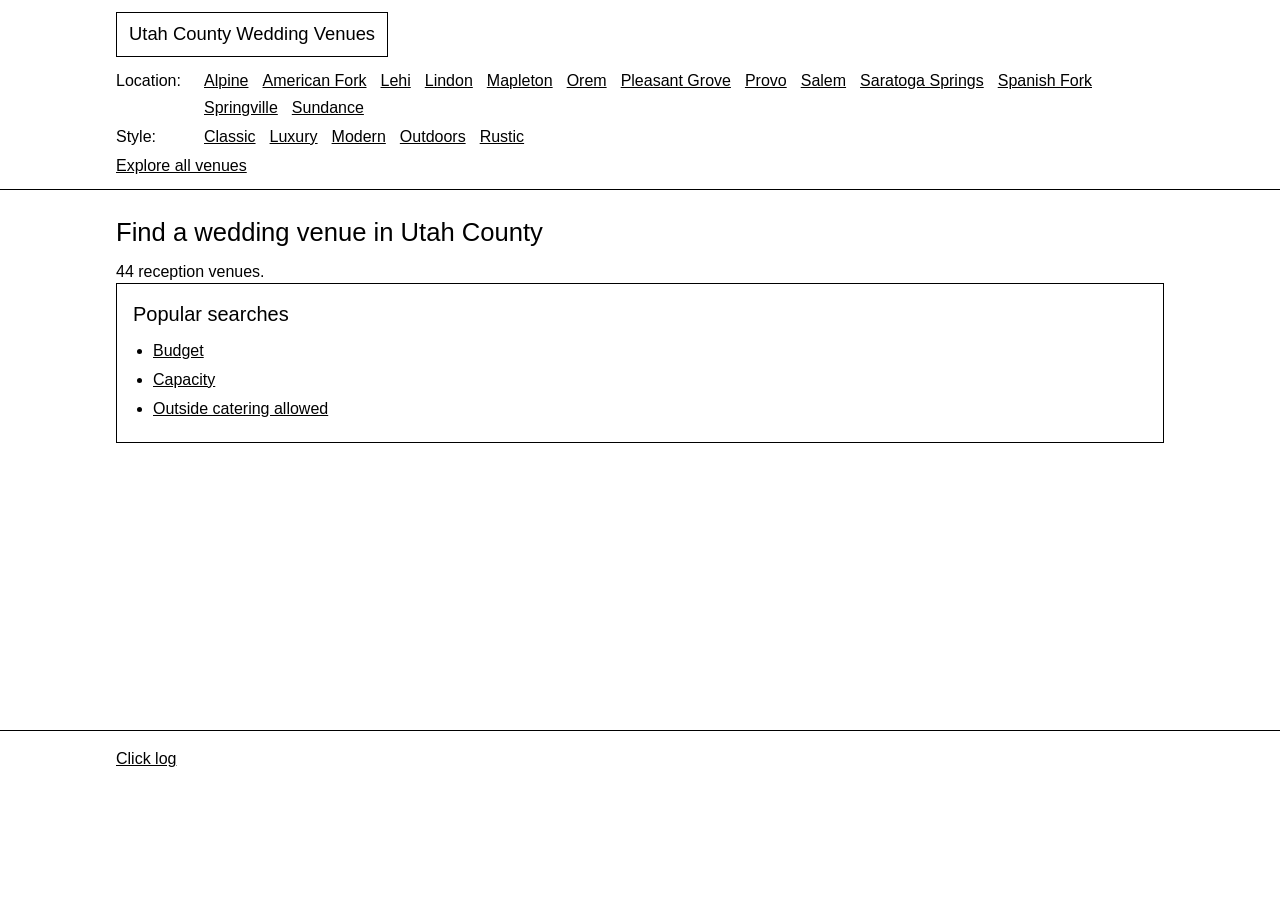
<file: index.html>
<!doctype html>
<html lang="en">
<head>
  <meta charset="utf-8">
  <meta name="viewport" content="width=device-width, initial-scale=1">
  <title>Utah County Wedding Venues</title>
  <link rel="stylesheet" href="style.css?v=24">
</head>
<body>
  <div id="taskbar" data-nolog hidden></div>

  <header class="site-header" id="site-header">
    <div class="wrap header-inner">
      <a class="brand" href="#/" data-log="Home (site title)">Utah County Wedding Venues</a>
      <nav class="global-nav" aria-label="Main">
        <div class="nav-row"><span class="nav-label">Location:</span><ul class="nav-links" id="nav-location"></ul></div>
        <div class="nav-row"><span class="nav-label">Style:</span><ul class="nav-links" id="nav-style"></ul></div>
        <div class="nav-row"><a href="#/explore" data-log="Explore">Explore all venues</a></div>
      </nav>
    </div>
  </header>

  <main id="app" class="wrap" tabindex="-1"></main>

  <footer class="site-footer" id="site-footer">
    <div class="wrap">
      <a href="#/log">Click log</a>
    </div>
  </footer>

  <div id="testbar" data-nolog hidden></div>

  <div id="overlay" data-nolog hidden></div>

  <script src="data/venues.js?v=27"></script>
  <script src="data/tasks.js?v=24"></script>
  <script src="app.js?v=25"></script>
</body>
</html>
</file>
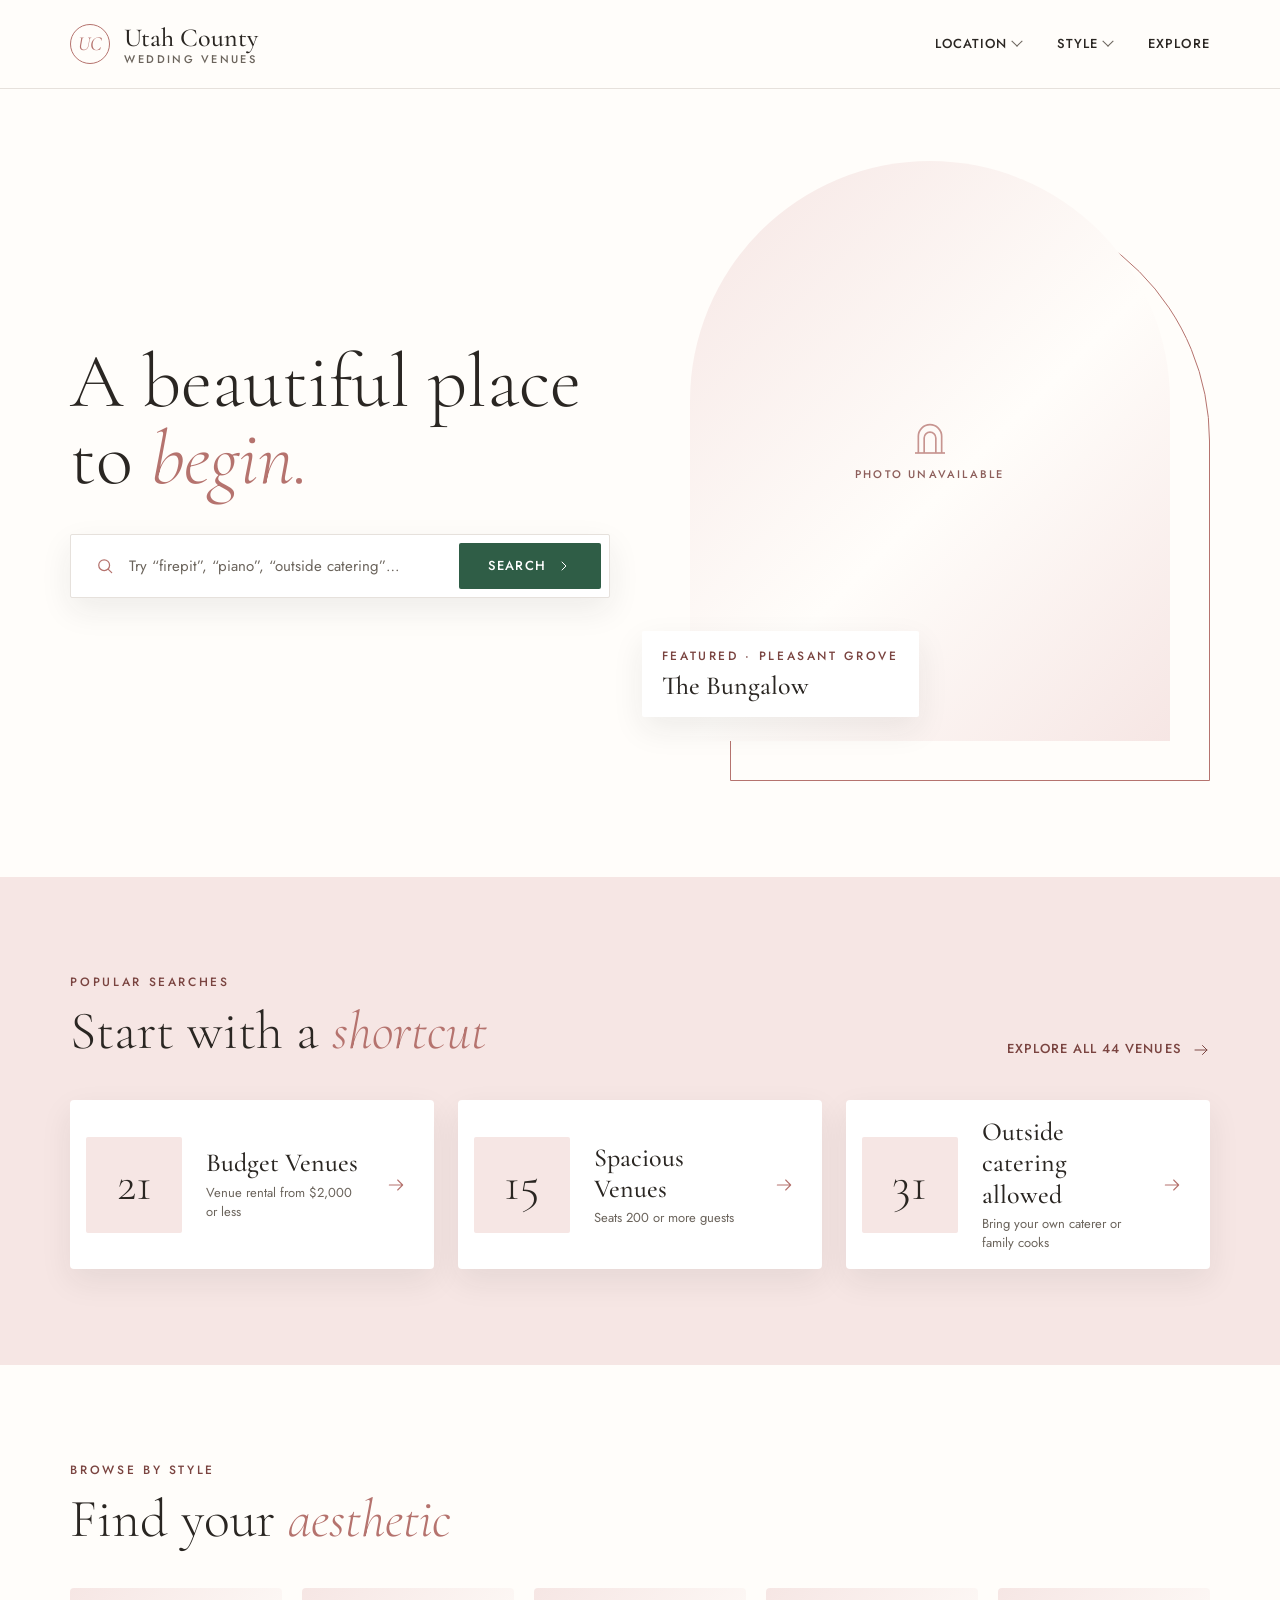
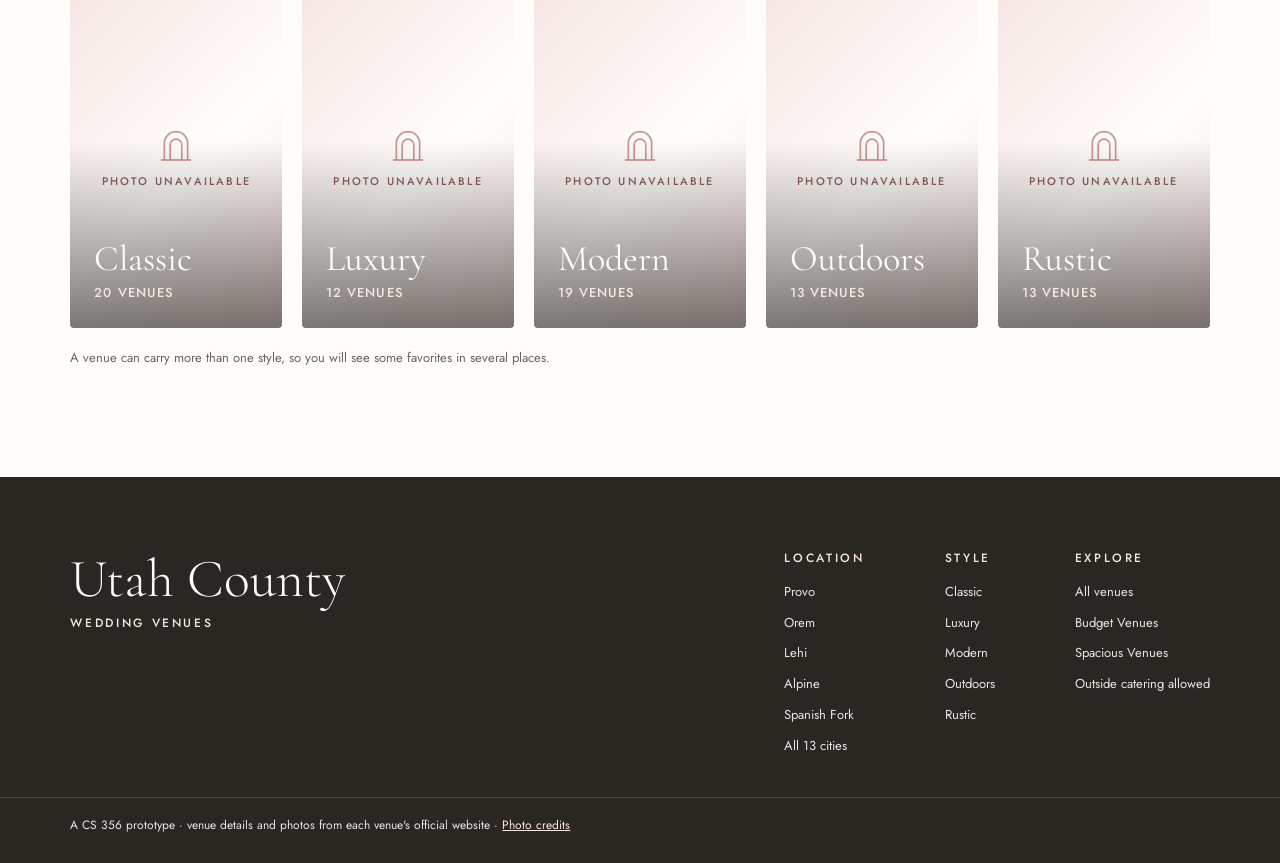
<file: site/index.html>
<!doctype html>
<html lang="en">
<head>
  <meta charset="utf-8">
  <meta name="viewport" content="width=device-width, initial-scale=1">
  <title>Utah County Wedding Venues</title>
  <meta name="description" content="Compare 44 wedding reception venues in Utah County by price, capacity, style and what comes included.">
  <link rel="preconnect" href="https://fonts.googleapis.com">
  <link rel="preconnect" href="https://fonts.gstatic.com" crossorigin>
  <link rel="stylesheet" href="https://fonts.googleapis.com/css2?family=Cormorant+Garamond:ital,wght@0,300;0,400;0,500;1,300;1,400&family=Jost:wght@300;400;500&display=swap">
  <link rel="stylesheet" href="site.css?v=29">
</head>
<body>
  <a class="skip" href="#app">Skip to content</a>
  <div id="taskbar" data-nolog hidden></div>

  <header class="site-header" id="site-header">
    <div class="wrap header-inner">
      <a class="brand" href="#/" data-log="Home (logo)">
        <span class="mono" aria-hidden="true">UC</span>
        <span class="brand-text"><span class="brand-name">Utah County</span><span class="brand-sub">Wedding Venues</span></span>
      </a>
      <nav class="main-nav" aria-label="Main">
        <div class="menu-wrap">
          <button type="button" class="nav-link" aria-expanded="false" aria-controls="menu-location" data-menu="location" data-log="Location (menu)">Location <span class="chev" aria-hidden="true"></span></button>
          <div class="menu menu-cols" id="menu-location" hidden></div>
        </div>
        <div class="menu-wrap">
          <button type="button" class="nav-link" aria-expanded="false" aria-controls="menu-style" data-menu="style" data-log="Style (menu)">Style <span class="chev" aria-hidden="true"></span></button>
          <div class="menu" id="menu-style" hidden></div>
        </div>
        <a class="nav-link" href="#/explore" data-fresh data-log="Explore">Explore</a>
      </nav>
    </div>
  </header>

  <main id="app" tabindex="-1"></main>

  <footer class="site-footer" id="site-footer"></footer>

  <div id="testbar" data-nolog hidden></div>
  <div id="overlay" data-nolog hidden></div>

  <script src="../data/venues.js?v=28"></script>
  <script src="../data/photos.js?v=24"></script>
  <script src="../data/looks.js?v=1"></script>
  <script src="../data/tasks.js?v=21"></script>
  <script src="site.js?v=43"></script>
</body>
</html>
</file>
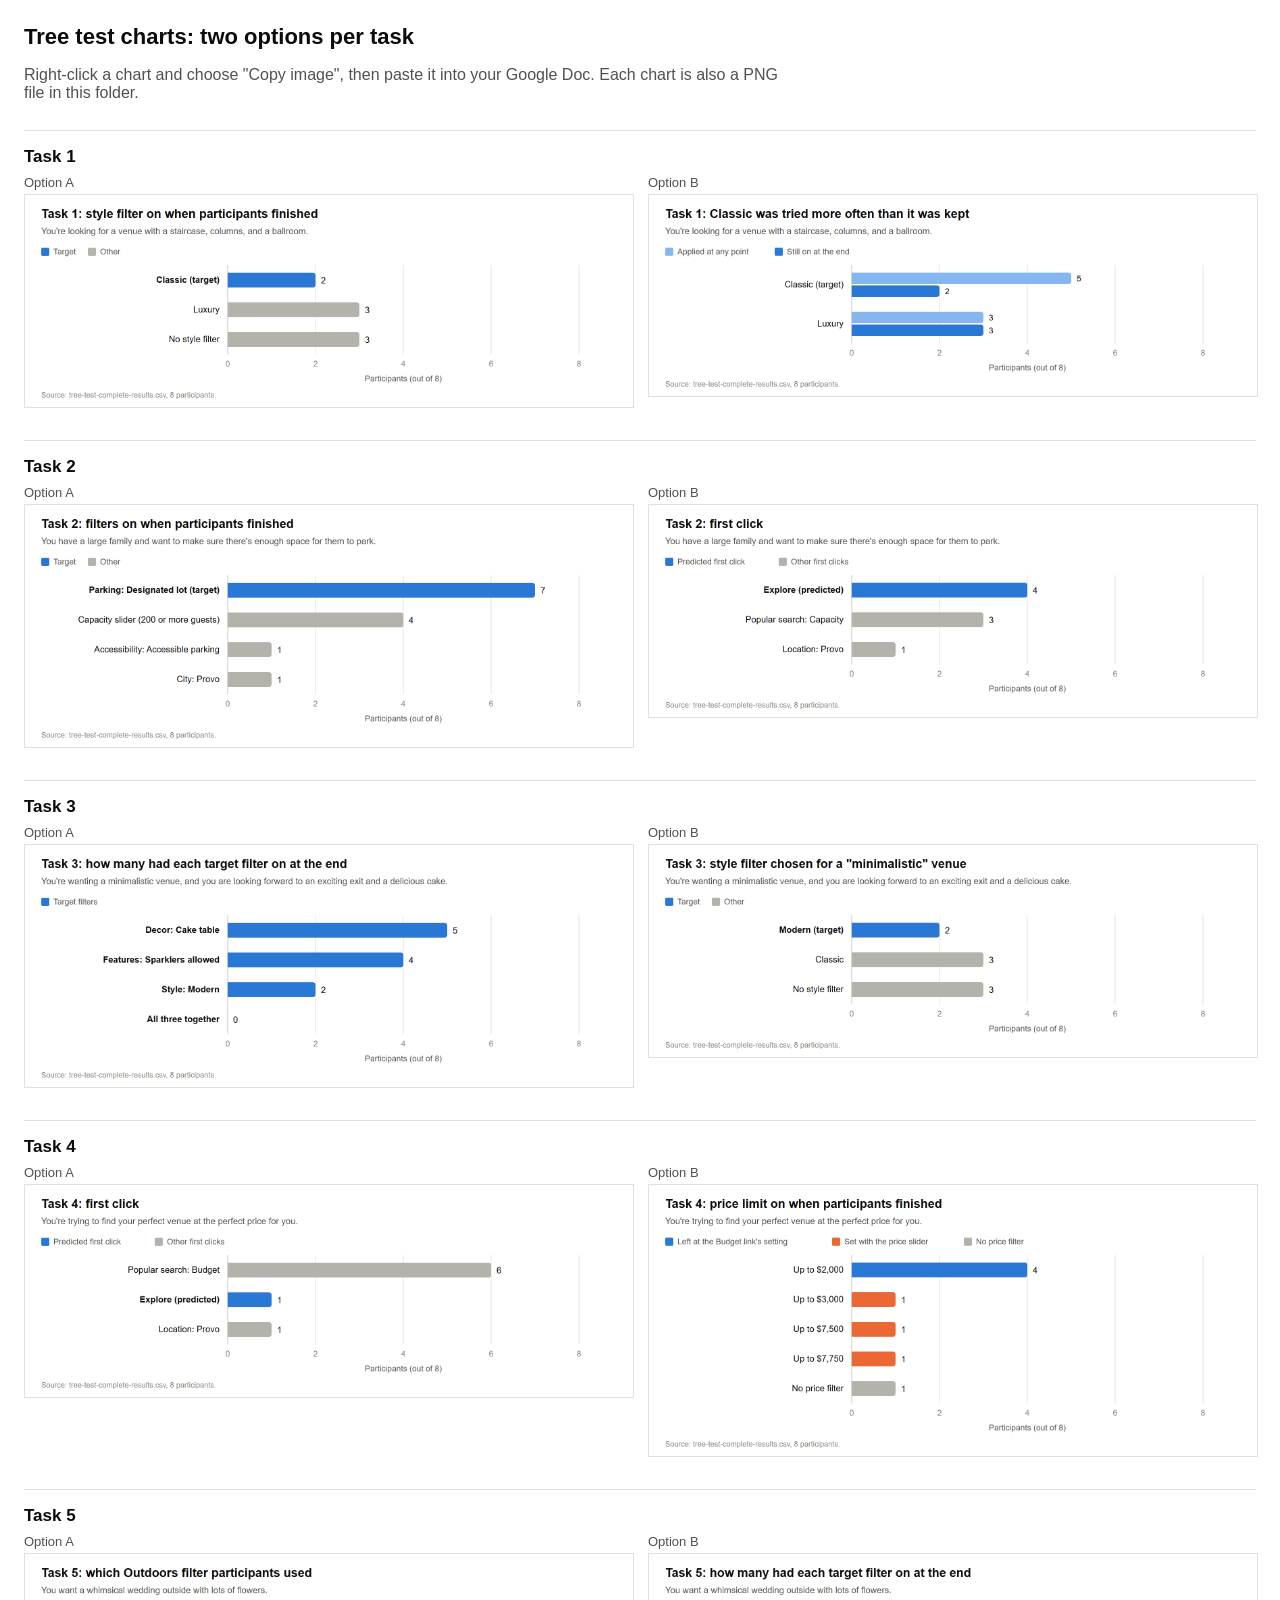
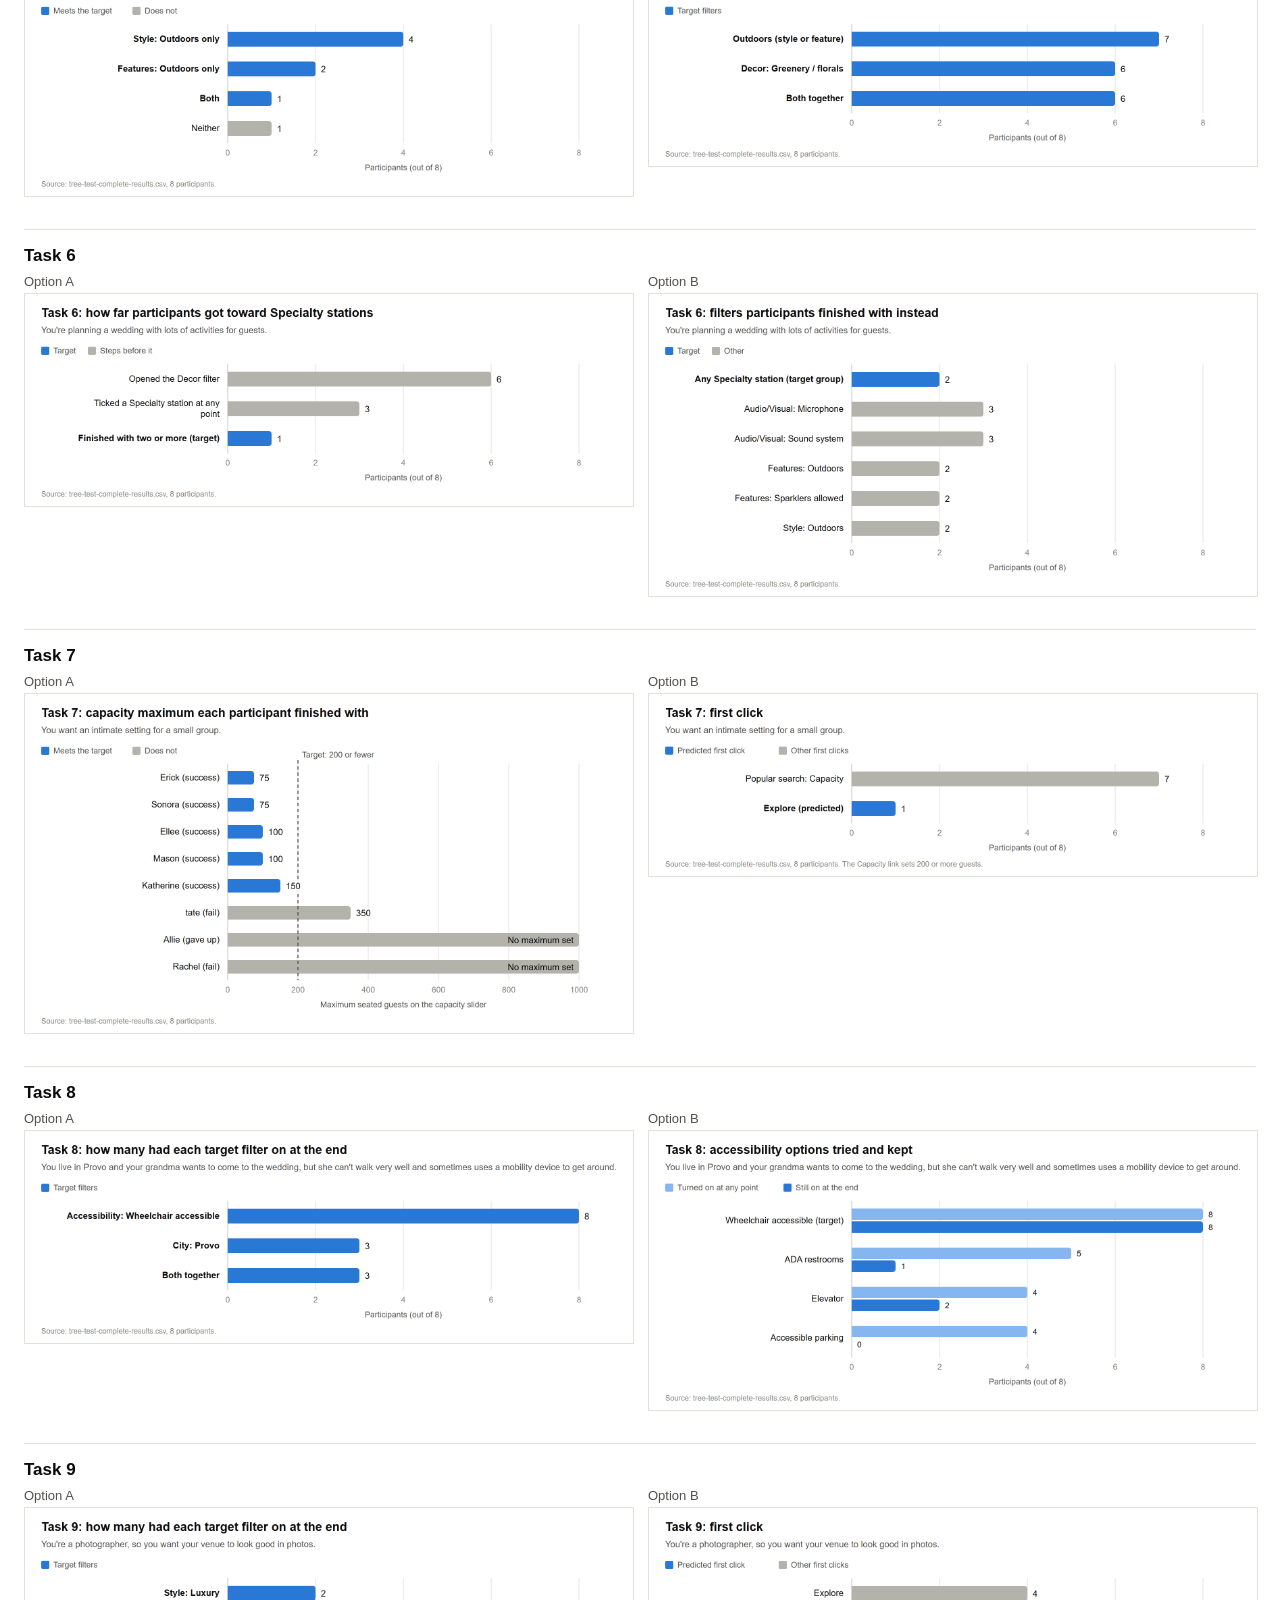
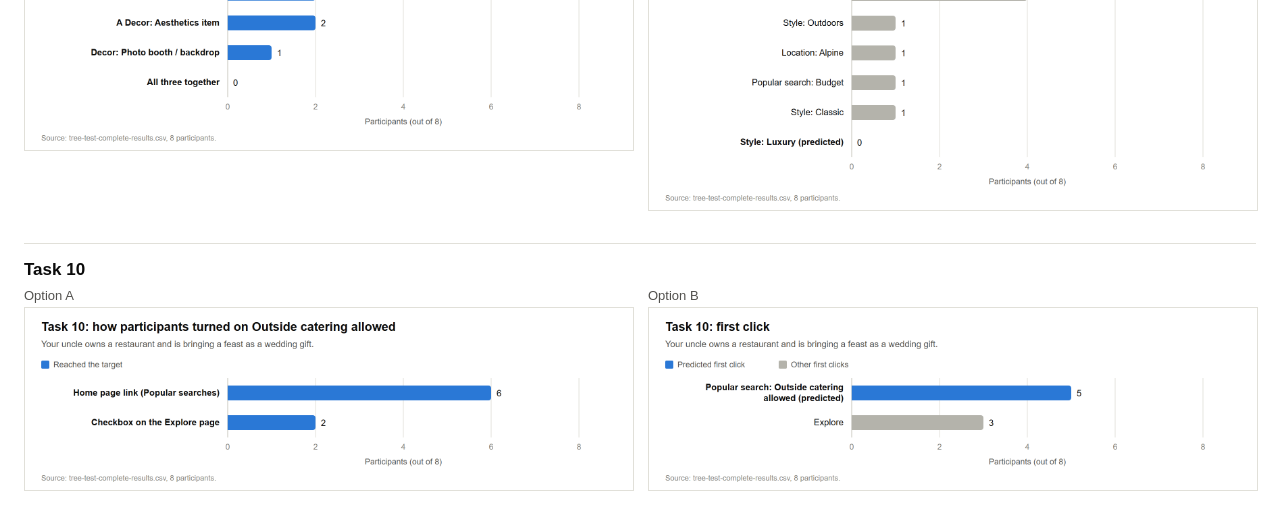
<file: data/tree-test-charts/index.html>
<!doctype html><html lang="en"><meta charset="utf-8"><title>Tree test charts</title><style>body{font-family:Arial,Helvetica,sans-serif;margin:24px;background:#fff;color:#0b0b0b}h1{font-size:22px}h2{font-size:17px;margin:28px 0 8px;border-top:1px solid #e1e0d9;padding-top:16px}p{color:#52514e;max-width:760px}.pair{display:flex;flex-wrap:wrap;gap:16px}figure{margin:0;flex:1 1 440px;max-width:900px}figcaption{font-size:13px;color:#52514e;margin-bottom:4px}img{width:100%;height:auto;border:1px solid #e1e0d9}</style><h1>Tree test charts: two options per task</h1><p>Right-click a chart and choose "Copy image", then paste it into your Google Doc. Each chart is also a PNG file in this folder.</p><h2>Task 1</h2><div class="pair"><figure><figcaption>Option A</figcaption><img src="task01-option-a-style-at-end.png" alt="Task 1 option A"></figure><figure><figcaption>Option B</figcaption><img src="task01-option-b-applied-vs-kept.png" alt="Task 1 option B"></figure></div><h2>Task 2</h2><div class="pair"><figure><figcaption>Option A</figcaption><img src="task02-option-a-filters-at-end.png" alt="Task 2 option A"></figure><figure><figcaption>Option B</figcaption><img src="task02-option-b-first-click.png" alt="Task 2 option B"></figure></div><h2>Task 3</h2><div class="pair"><figure><figcaption>Option A</figcaption><img src="task03-option-a-target-filters.png" alt="Task 3 option A"></figure><figure><figcaption>Option B</figcaption><img src="task03-option-b-style-at-end.png" alt="Task 3 option B"></figure></div><h2>Task 4</h2><div class="pair"><figure><figcaption>Option A</figcaption><img src="task04-option-a-first-click.png" alt="Task 4 option A"></figure><figure><figcaption>Option B</figcaption><img src="task04-option-b-price-at-end.png" alt="Task 4 option B"></figure></div><h2>Task 5</h2><div class="pair"><figure><figcaption>Option A</figcaption><img src="task05-option-a-outdoors-route.png" alt="Task 5 option A"></figure><figure><figcaption>Option B</figcaption><img src="task05-option-b-target-filters.png" alt="Task 5 option B"></figure></div><h2>Task 6</h2><div class="pair"><figure><figcaption>Option A</figcaption><img src="task06-option-a-decor-funnel.png" alt="Task 6 option A"></figure><figure><figcaption>Option B</figcaption><img src="task06-option-b-filters-at-end.png" alt="Task 6 option B"></figure></div><h2>Task 7</h2><div class="pair"><figure><figcaption>Option A</figcaption><img src="task07-option-a-capacity-maximum.png" alt="Task 7 option A"></figure><figure><figcaption>Option B</figcaption><img src="task07-option-b-first-click.png" alt="Task 7 option B"></figure></div><h2>Task 8</h2><div class="pair"><figure><figcaption>Option A</figcaption><img src="task08-option-a-target-filters.png" alt="Task 8 option A"></figure><figure><figcaption>Option B</figcaption><img src="task08-option-b-accessibility-options.png" alt="Task 8 option B"></figure></div><h2>Task 9</h2><div class="pair"><figure><figcaption>Option A</figcaption><img src="task09-option-a-target-filters.png" alt="Task 9 option A"></figure><figure><figcaption>Option B</figcaption><img src="task09-option-b-first-click.png" alt="Task 9 option B"></figure></div><h2>Task 10</h2><div class="pair"><figure><figcaption>Option A</figcaption><img src="task10-option-a-route.png" alt="Task 10 option A"></figure><figure><figcaption>Option B</figcaption><img src="task10-option-b-first-click.png" alt="Task 10 option B"></figure></div></html>
</file>
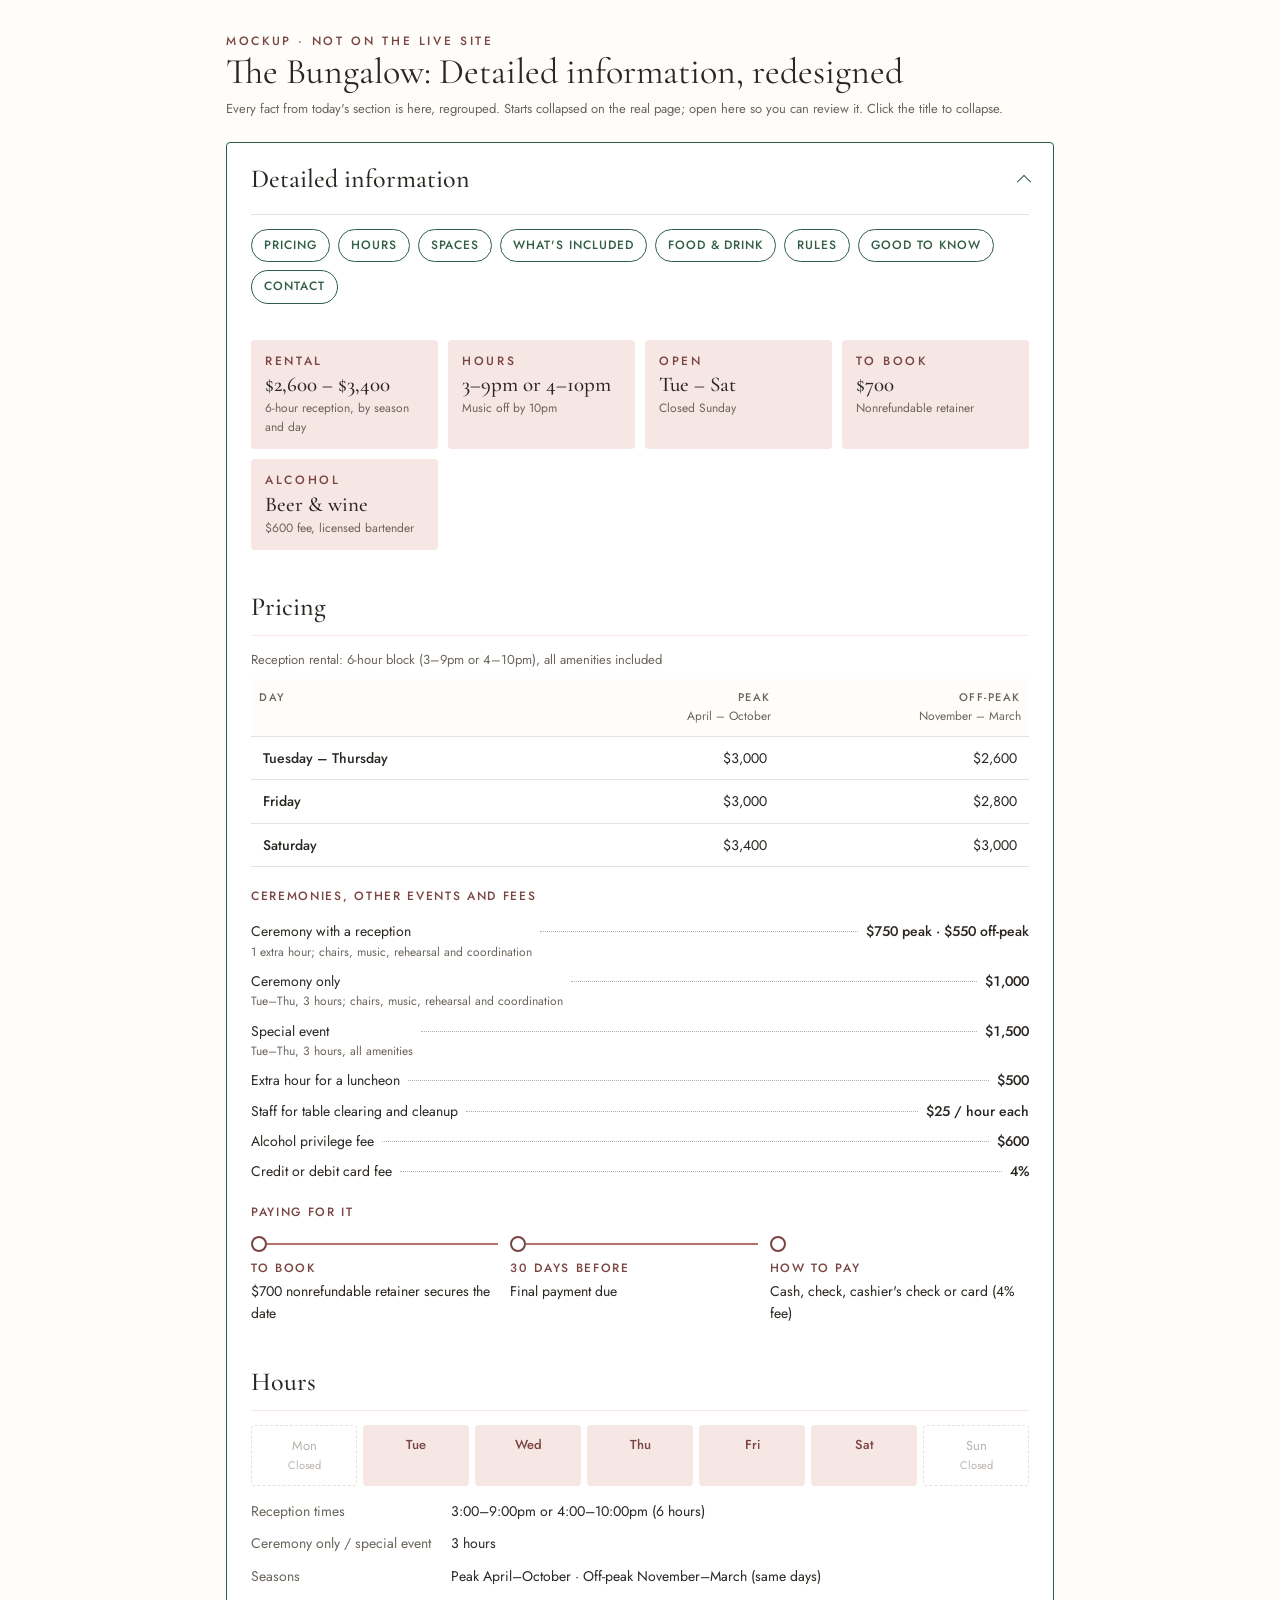
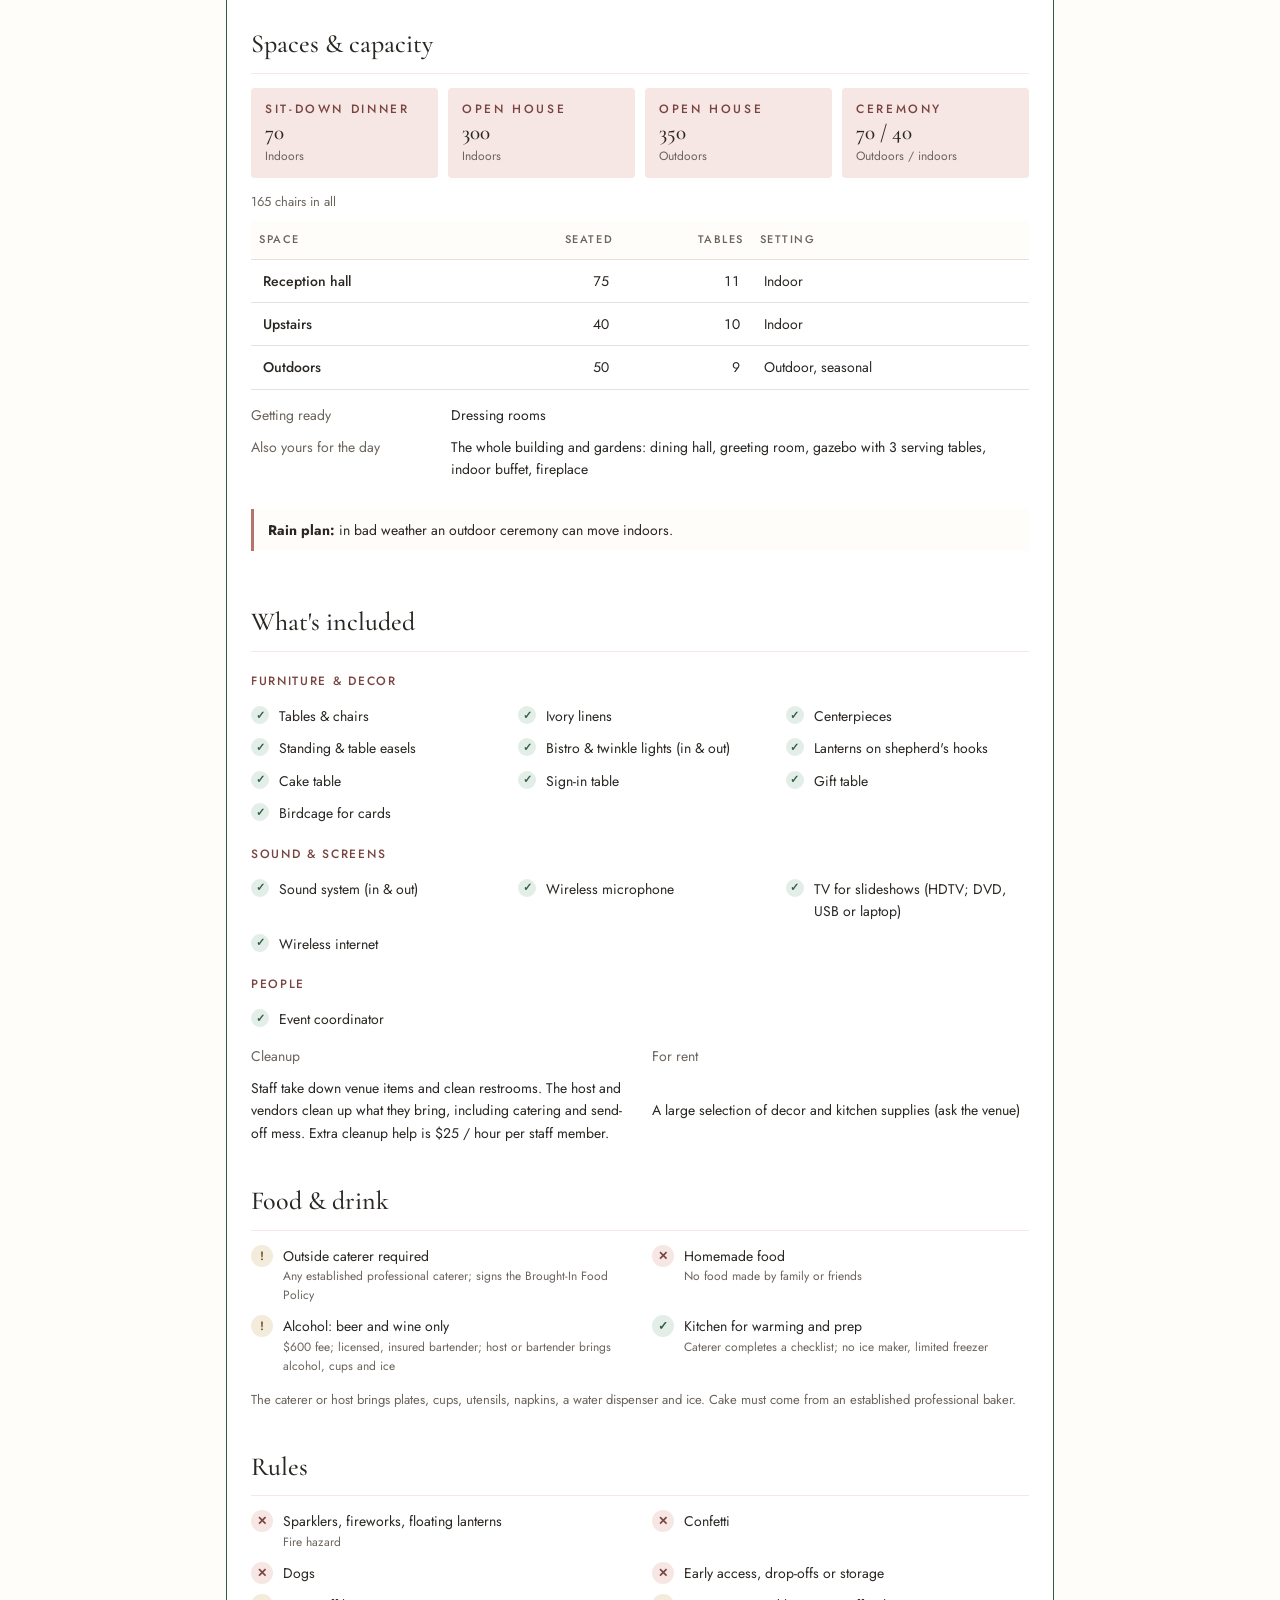
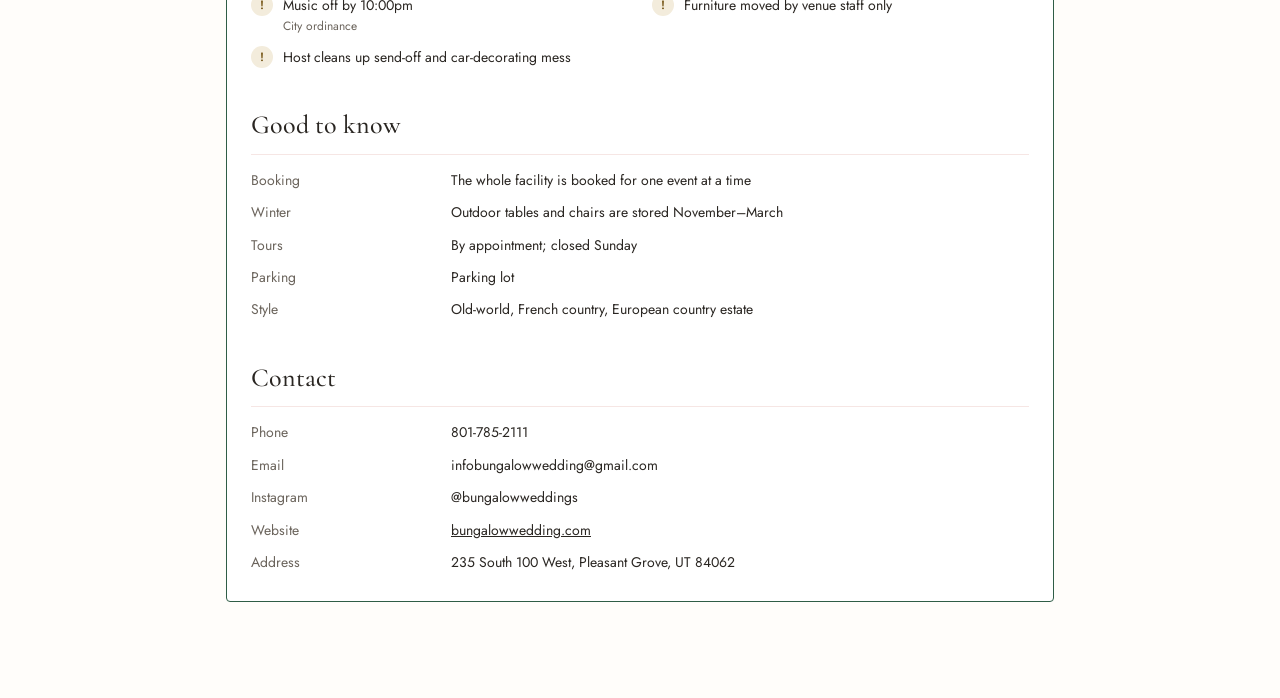
<file: prototype-drafts/details-mockup.html>
<!doctype html>
<html lang="en">
<head>
  <meta charset="utf-8">
  <meta name="viewport" content="width=device-width, initial-scale=1">
  <title>Detailed information mockup</title>
  <link rel="preconnect" href="https://fonts.googleapis.com">
  <link rel="preconnect" href="https://fonts.gstatic.com" crossorigin>
  <link rel="stylesheet" href="https://fonts.googleapis.com/css2?family=Cormorant+Garamond:ital,wght@0,300;0,400;0,500;1,300;1,400&family=Jost:wght@300;400;500&display=swap">
  <link rel="stylesheet" href="../site/site.css">
  <style>
    /* Mockup only: the redesigned "Detailed information" for The Bungalow. Uses the site's tokens from site.css. */
    body { background: var(--ivory); }
    .mock-note { max-width: 860px; margin: 32px auto 0; padding: 0 16px; }
    .mock-note p { margin: 6px 0 0; }
    .dx-wrap { max-width: 860px; margin: 24px auto 96px; padding: 0 16px; }

    .details { background: var(--white); border: 1px solid var(--accent); border-radius: 4px; }
    .details > summary { list-style: none; cursor: pointer; display: flex; align-items: center; gap: 16px; padding: 20px 24px; }
    .details > summary::-webkit-details-marker { display: none; }
    .details > summary .t { flex: 1; }
    .details > summary .chev { width: 10px; height: 10px; border-right: 1.5px solid var(--accent); border-bottom: 1.5px solid var(--accent); transform: rotate(45deg); }
    .details[open] > summary .chev { transform: rotate(-135deg) translate(-2px, -2px); }
    .dx-body { padding: 0 24px 28px; display: grid; gap: 36px; }

    /* Jump links */
    .dx-jump { display: flex; flex-wrap: wrap; gap: 8px; padding: 14px 0 0; border-top: 1px solid var(--line); }
    .dx-jump a { font-size: 12px; font-weight: 500; letter-spacing: .08em; text-transform: uppercase; text-decoration: none; color: var(--accent); border: 1px solid var(--accent); border-radius: 999px; padding: 6px 12px; }
    .dx-jump a:hover { background: var(--accent); color: var(--accent-ink); }

    /* At a glance */
    .dx-glance { display: grid; grid-template-columns: repeat(auto-fit, minmax(150px, 1fr)); gap: 10px; }
    .dx-tile { background: var(--rose-tint); border-radius: 4px; padding: 12px 14px; display: grid; gap: 2px; align-content: start; }
    .dx-tile .v { font-family: var(--serif); font-size: 21px; font-weight: 500; line-height: 1.15; }
    .dx-tile .s { font-size: 12px; color: var(--ink-600); }

    /* Section headings */
    .dx-sec { display: grid; gap: 14px; scroll-margin-top: 24px; }
    .dx-sec > h3 { font-family: var(--serif); font-weight: 500; font-size: 26px; margin: 0; padding-bottom: 8px; border-bottom: 1px solid var(--rose-tint); }
    .dx-sub { font-size: 12px; font-weight: 500; letter-spacing: .14em; text-transform: uppercase; color: var(--rose-shade); margin: 6px 0 0; }

    /* Tables */
    .dx-table { width: 100%; border-collapse: collapse; font-size: 14px; }
    .dx-table caption { text-align: left; font-size: 13px; color: var(--ink-600); padding-bottom: 8px; }
    .dx-table th, .dx-table td { padding: 10px 12px; border-bottom: 1px solid var(--line); text-align: left; }
    .dx-table thead th { font-size: 11px; font-weight: 500; letter-spacing: .14em; text-transform: uppercase; color: var(--ink-600); background: var(--ivory); }
    .dx-table thead th .s { display: block; text-transform: none; letter-spacing: 0; font-size: 12px; }
    .dx-table td.num, .dx-table th.num { text-align: right; font-variant-numeric: tabular-nums; }
    .dx-table tbody th { font-weight: 500; background: none; white-space: normal; }  /* site.css gives every th a rose fill */
    .dx-table thead th { white-space: normal; }
    .dx-scroll { overflow-x: auto; }

    /* Price list with leaders */
    .dx-prices { list-style: none; margin: 0; padding: 0; display: grid; gap: 8px; font-size: 14px; }
    .dx-prices li { display: flex; align-items: baseline; gap: 8px; }
    .dx-prices .what { flex: none; max-width: 70%; }
    .dx-prices .what small { display: block; color: var(--ink-600); font-size: 12px; }
    .dx-prices .dx-lead { flex: 1; border-bottom: 1px dotted var(--muted-mark); transform: translateY(-4px); min-width: 16px; }
    .dx-prices .p { flex: none; font-variant-numeric: tabular-nums; font-weight: 500; text-align: right; }

    /* Timeline */
    .dx-steps { list-style: none; margin: 0; padding: 0; display: grid; grid-template-columns: repeat(3, minmax(0, 1fr)); gap: 0; counter-reset: s; }
    .dx-steps li { position: relative; padding: 0 12px 0 0; display: grid; gap: 2px; align-content: start; }
    .dx-steps li::before { content: ""; display: block; height: 2px; background: var(--rose); margin: 7px 0 12px 16px; }
    .dx-steps li::after { content: ""; position: absolute; left: 0; top: 0; width: 12px; height: 12px; border-radius: 50%; background: var(--white); border: 2px solid var(--rose-shade); }
    .dx-steps li:last-child::before { background: none; }
    .dx-steps .when { font-size: 12px; font-weight: 500; letter-spacing: .14em; text-transform: uppercase; color: var(--rose-shade); }
    .dx-steps .what { font-size: 14px; }

    /* Week strip */
    .dx-week { display: grid; grid-template-columns: repeat(7, minmax(0, 1fr)); gap: 6px; }
    .dx-day { text-align: center; padding: 10px 0; border-radius: 4px; font-size: 13px; font-weight: 500; background: var(--rose-tint); color: var(--rose-shade); }
    .dx-day.off { background: none; border: 1px dashed var(--line); color: var(--muted-mark); font-weight: 400; }
    .dx-day .s { display: block; font-size: 11px; font-weight: 400; }

    /* Included items: checklist in columns, so every item starts on the same left edge (like the Features checklist) */
    .dx-checks { display: grid; grid-template-columns: repeat(auto-fill, minmax(220px, 1fr)); gap: 10px 24px; margin: 0; padding: 0; list-style: none; font-size: 14px; }
    .dx-checks li { display: grid; grid-template-columns: 18px 1fr; gap: 10px; align-items: start; }
    .dx-checks li::before { content: "✓"; width: 18px; height: 18px; border-radius: 50%; display: grid; place-items: center; font-size: 11px; font-weight: 600; line-height: 1; background: #e3eee8; color: var(--accent); margin-top: 1px; }

    /* Allowed / not allowed */
    .dx-rules { list-style: none; margin: 0; padding: 0; display: grid; grid-template-columns: repeat(2, minmax(0, 1fr)); gap: 10px 24px; font-size: 14px; }
    .dx-rules li { display: grid; grid-template-columns: 22px 1fr; gap: 10px; align-items: start; }
    .dx-rules .ic { width: 22px; height: 22px; border-radius: 50%; display: grid; place-items: center; font-size: 12px; font-weight: 600; line-height: 1; }
    .dx-rules .yes .ic { background: #e3eee8; color: var(--accent); }
    .dx-rules .no .ic { background: var(--rose-tint); color: var(--rose-shade); }
    .dx-rules .cond .ic { background: #f3ecdc; color: #7a5b1e; }
    .dx-rules small { display: block; color: var(--ink-600); font-size: 12px; }

    /* Key / value grid */
    .dx-kv { display: grid; grid-template-columns: 180px 1fr; gap: 10px 20px; margin: 0; font-size: 14px; }
    .dx-kv dt { color: var(--ink-600); }
    .dx-kv dd { margin: 0; }
    .dx-two { display: grid; grid-template-columns: repeat(2, minmax(0, 1fr)); gap: 24px; }
    .dx-callout { background: var(--ivory); border-left: 3px solid var(--rose); padding: 10px 14px; font-size: 14px; }

    @media (max-width: 700px) {
      .dx-glance { grid-template-columns: repeat(2, minmax(0, 1fr)); }
      .dx-rules, .dx-two { grid-template-columns: 1fr; }
      .dx-kv { grid-template-columns: 1fr; gap: 2px; }
      .dx-kv dd { margin-bottom: 10px; }
      .dx-steps { grid-template-columns: 1fr; gap: 14px; }
      .dx-steps li { padding-left: 24px; }
      .dx-steps li::before { display: none; }
      .dx-body { padding: 0 16px 24px; }
      .dx-day { font-size: 12px; }
      .dx-prices li { flex-wrap: wrap; }
      .dx-prices .what { max-width: 100%; }
      .dx-prices .p { margin-left: auto; }
    }
  </style>
</head>
<body>
  <div class="mock-note">
    <p class="eyebrow">Mockup · not on the live site</p>
    <h1 class="heading-m">The Bungalow: Detailed information, redesigned</h1>
    <p class="small muted">Every fact from today's section is here, regrouped. Starts collapsed on the real page; open here so you can review it. Click the title to collapse.</p>
  </div>

  <div class="dx-wrap">
    <details class="details" open>
      <summary><span class="t"><span class="heading-s">Detailed information</span></span><span class="chev" aria-hidden="true"></span></summary>
      <div class="dx-body">

        <nav class="dx-jump" aria-label="Jump to">
          <a href="#dx-pricing">Pricing</a><a href="#dx-hours">Hours</a><a href="#dx-spaces">Spaces</a><a href="#dx-included">What's included</a><a href="#dx-food">Food &amp; drink</a><a href="#dx-rules">Rules</a><a href="#dx-know">Good to know</a><a href="#dx-contact">Contact</a>
        </nav>

        <div class="dx-glance" aria-label="At a glance">
          <div class="dx-tile"><span class="eyebrow">Rental</span><span class="v">$2,600 – $3,400</span><span class="s">6-hour reception, by season and day</span></div>
          <div class="dx-tile"><span class="eyebrow">Hours</span><span class="v">3–9pm or 4–10pm</span><span class="s">Music off by 10pm</span></div>
          <div class="dx-tile"><span class="eyebrow">Open</span><span class="v">Tue – Sat</span><span class="s">Closed Sunday</span></div>
          <div class="dx-tile"><span class="eyebrow">To book</span><span class="v">$700</span><span class="s">Nonrefundable retainer</span></div>
          <div class="dx-tile"><span class="eyebrow">Alcohol</span><span class="v">Beer &amp; wine</span><span class="s">$600 fee, licensed bartender</span></div>
        </div>

        <section class="dx-sec" id="dx-pricing">
          <h3>Pricing</h3>
          <div class="dx-scroll">
            <table class="dx-table">
              <caption>Reception rental: 6-hour block (3–9pm or 4–10pm), all amenities included</caption>
              <thead><tr><th scope="col">Day</th><th scope="col" class="num">Peak<span class="s">April – October</span></th><th scope="col" class="num">Off-peak<span class="s">November – March</span></th></tr></thead>
              <tbody>
                <tr><th scope="row">Tuesday – Thursday</th><td class="num">$3,000</td><td class="num">$2,600</td></tr>
                <tr><th scope="row">Friday</th><td class="num">$3,000</td><td class="num">$2,800</td></tr>
                <tr><th scope="row">Saturday</th><td class="num">$3,400</td><td class="num">$3,000</td></tr>
              </tbody>
            </table>
          </div>

          <p class="dx-sub">Ceremonies, other events and fees</p>
          <ul class="dx-prices">
            <li><span class="what">Ceremony with a reception<small>1 extra hour; chairs, music, rehearsal and coordination</small></span><span class="dx-lead"></span><span class="p">$750 peak · $550 off-peak</span></li>
            <li><span class="what">Ceremony only<small>Tue–Thu, 3 hours; chairs, music, rehearsal and coordination</small></span><span class="dx-lead"></span><span class="p">$1,000</span></li>
            <li><span class="what">Special event<small>Tue–Thu, 3 hours, all amenities</small></span><span class="dx-lead"></span><span class="p">$1,500</span></li>
            <li><span class="what">Extra hour for a luncheon</span><span class="dx-lead"></span><span class="p">$500</span></li>
            <li><span class="what">Staff for table clearing and cleanup</span><span class="dx-lead"></span><span class="p">$25 / hour each</span></li>
            <li><span class="what">Alcohol privilege fee</span><span class="dx-lead"></span><span class="p">$600</span></li>
            <li><span class="what">Credit or debit card fee</span><span class="dx-lead"></span><span class="p">4%</span></li>
          </ul>

          <p class="dx-sub">Paying for it</p>
          <ol class="dx-steps">
            <li><span class="when">To book</span><span class="what">$700 nonrefundable retainer secures the date</span></li>
            <li><span class="when">30 days before</span><span class="what">Final payment due</span></li>
            <li><span class="when">How to pay</span><span class="what">Cash, check, cashier's check or card (4% fee)</span></li>
          </ol>
        </section>

        <section class="dx-sec" id="dx-hours">
          <h3>Hours</h3>
          <div class="dx-week" aria-label="Days open">
            <span class="dx-day off">Mon<span class="s">Closed</span></span>
            <span class="dx-day">Tue</span><span class="dx-day">Wed</span><span class="dx-day">Thu</span><span class="dx-day">Fri</span><span class="dx-day">Sat</span>
            <span class="dx-day off">Sun<span class="s">Closed</span></span>
          </div>
          <dl class="dx-kv">
            <dt>Reception times</dt><dd>3:00–9:00pm or 4:00–10:00pm (6 hours)</dd>
            <dt>Ceremony only / special event</dt><dd>3 hours</dd>
            <dt>Seasons</dt><dd>Peak April–October · Off-peak November–March (same days)</dd>
          </dl>
        </section>

        <section class="dx-sec" id="dx-spaces">
          <h3>Spaces &amp; capacity</h3>
          <div class="dx-glance">
            <div class="dx-tile"><span class="eyebrow">Sit-down dinner</span><span class="v">70</span><span class="s">Indoors</span></div>
            <div class="dx-tile"><span class="eyebrow">Open house</span><span class="v">300</span><span class="s">Indoors</span></div>
            <div class="dx-tile"><span class="eyebrow">Open house</span><span class="v">350</span><span class="s">Outdoors</span></div>
            <div class="dx-tile"><span class="eyebrow">Ceremony</span><span class="v">70 / 40</span><span class="s">Outdoors / indoors</span></div>
          </div>
          <div class="dx-scroll">
            <table class="dx-table">
              <caption>165 chairs in all</caption>
              <thead><tr><th scope="col">Space</th><th scope="col" class="num">Seated</th><th scope="col" class="num">Tables</th><th scope="col">Setting</th></tr></thead>
              <tbody>
                <tr><th scope="row">Reception hall</th><td class="num">75</td><td class="num">11</td><td>Indoor</td></tr>
                <tr><th scope="row">Upstairs</th><td class="num">40</td><td class="num">10</td><td>Indoor</td></tr>
                <tr><th scope="row">Outdoors</th><td class="num">50</td><td class="num">9</td><td>Outdoor, seasonal</td></tr>
              </tbody>
            </table>
          </div>
          <dl class="dx-kv">
            <dt>Getting ready</dt><dd>Dressing rooms</dd>
            <dt>Also yours for the day</dt><dd>The whole building and gardens: dining hall, greeting room, gazebo with 3 serving tables, indoor buffet, fireplace</dd>
          </dl>
          <p class="dx-callout"><strong>Rain plan:</strong> in bad weather an outdoor ceremony can move indoors.</p>
        </section>

        <section class="dx-sec" id="dx-included">
          <h3>What's included</h3>
          <p class="dx-sub">Furniture &amp; decor</p>
          <ul class="dx-checks">
            <li>Tables &amp; chairs</li><li>Ivory linens</li><li>Centerpieces</li><li>Standing &amp; table easels</li><li>Bistro &amp; twinkle lights (in &amp; out)</li><li>Lanterns on shepherd's hooks</li><li>Cake table</li><li>Sign-in table</li><li>Gift table</li><li>Birdcage for cards</li>
          </ul>
          <p class="dx-sub">Sound &amp; screens</p>
          <ul class="dx-checks">
            <li>Sound system (in &amp; out)</li><li>Wireless microphone</li><li>TV for slideshows (HDTV; DVD, USB or laptop)</li><li>Wireless internet</li>
          </ul>
          <p class="dx-sub">People</p>
          <ul class="dx-checks"><li>Event coordinator</li></ul>
          <div class="dx-two">
            <dl class="dx-kv" style="grid-template-columns: 1fr"><dt>Cleanup</dt><dd>Staff take down venue items and clean restrooms. The host and vendors clean up what they bring, including catering and send-off mess. Extra cleanup help is $25 / hour per staff member.</dd></dl>
            <dl class="dx-kv" style="grid-template-columns: 1fr"><dt>For rent</dt><dd>A large selection of decor and kitchen supplies (ask the venue)</dd></dl>
          </div>
        </section>

        <section class="dx-sec" id="dx-food">
          <h3>Food &amp; drink</h3>
          <ul class="dx-rules">
            <li class="cond"><span class="ic">!</span><span>Outside caterer required<small>Any established professional caterer; signs the Brought-In Food Policy</small></span></li>
            <li class="no"><span class="ic">✕</span><span>Homemade food<small>No food made by family or friends</small></span></li>
            <li class="cond"><span class="ic">!</span><span>Alcohol: beer and wine only<small>$600 fee; licensed, insured bartender; host or bartender brings alcohol, cups and ice</small></span></li>
            <li class="yes"><span class="ic">✓</span><span>Kitchen for warming and prep<small>Caterer completes a checklist; no ice maker, limited freezer</small></span></li>
          </ul>
          <p class="small muted" style="margin:0">The caterer or host brings plates, cups, utensils, napkins, a water dispenser and ice. Cake must come from an established professional baker.</p>
        </section>

        <section class="dx-sec" id="dx-rules">
          <h3>Rules</h3>
          <ul class="dx-rules">
            <li class="no"><span class="ic">✕</span><span>Sparklers, fireworks, floating lanterns<small>Fire hazard</small></span></li>
            <li class="no"><span class="ic">✕</span><span>Confetti</span></li>
            <li class="no"><span class="ic">✕</span><span>Dogs</span></li>
            <li class="no"><span class="ic">✕</span><span>Early access, drop-offs or storage</span></li>
            <li class="cond"><span class="ic">!</span><span>Music off by 10:00pm<small>City ordinance</small></span></li>
            <li class="cond"><span class="ic">!</span><span>Furniture moved by venue staff only</span></li>
            <li class="cond"><span class="ic">!</span><span>Host cleans up send-off and car-decorating mess</span></li>
          </ul>
        </section>

        <section class="dx-sec" id="dx-know">
          <h3>Good to know</h3>
          <dl class="dx-kv">
            <dt>Booking</dt><dd>The whole facility is booked for one event at a time</dd>
            <dt>Winter</dt><dd>Outdoor tables and chairs are stored November–March</dd>
            <dt>Tours</dt><dd>By appointment; closed Sunday</dd>
            <dt>Parking</dt><dd>Parking lot</dd>
            <dt>Style</dt><dd>Old-world, French country, European country estate</dd>
          </dl>
        </section>

        <section class="dx-sec" id="dx-contact">
          <h3>Contact</h3>
          <dl class="dx-kv">
            <dt>Phone</dt><dd>801-785-2111</dd>
            <dt>Email</dt><dd>infobungalowwedding@gmail.com</dd>
            <dt>Instagram</dt><dd>@bungalowweddings</dd>
            <dt>Website</dt><dd><a href="https://www.bungalowwedding.com/" target="_blank" rel="noopener">bungalowwedding.com</a></dd>
            <dt>Address</dt><dd>235 South 100 West, Pleasant Grove, UT 84062</dd>
          </dl>
        </section>

      </div>
    </details>
  </div>
</body>
</html>
</file>
<file: style.css>
/* Wireframe fidelity: black and white only, one font, generic boxes. */
:root { color-scheme: light; }
* { box-sizing: border-box; }
html, body { margin: 0; background: #fff; color: #000; }
body { font-family: Arial, Helvetica, sans-serif; font-size: 16px; line-height: 1.45; }
h1, h2, h3, legend, summary, th, strong { font-weight: normal; }
h1 { font-size: 1.6rem; margin: 0 0 8px; }
h2 { font-size: 1.25rem; margin: 0 0 10px; }
h3 { font-size: 1.05rem; margin: 18px 0 6px; }
p { margin: 0 0 12px; }
a { color: #000; }
button, select, input { font: inherit; color: #000; }
button { background: #fff; border: 1px solid #000; border-radius: 0; padding: 8px 12px; cursor: pointer; }
select { background: #fff; border: 1px solid #000; border-radius: 0; padding: 6px 8px; width: 100%; }
:focus-visible { outline: 2px solid #000; outline-offset: 2px; }
[hidden] { display: none !important; }

.wrap { max-width: 1080px; margin: 0 auto; padding: 0 16px; }
main.wrap { padding-top: 24px; padding-bottom: 48px; min-height: 60vh; }
main:focus { outline: none; }
.box { border: 1px solid #000; padding: 16px; }
.muted { margin: 0; }

/* Header + global nav */
.site-header { border-bottom: 1px solid #000; }
.header-inner { display: flex; flex-wrap: wrap; align-items: center; justify-content: space-between; gap: 12px; padding-top: 12px; padding-bottom: 12px; }
.brand { font-size: 1.15rem; text-decoration: none; border: 1px solid #000; padding: 8px 12px; }
.global-nav { display: flex; flex-direction: column; gap: 6px; width: 100%; }
.nav-row { display: grid; grid-template-columns: 80px 1fr; gap: 4px 8px; align-items: baseline; }
.nav-row > a { grid-column: 1 / -1; }
.nav-links { list-style: none; margin: 0; padding: 0; display: flex; flex-wrap: wrap; gap: 4px 14px; }

.site-footer { border-top: 1px solid #000; padding: 16px 0; }

/* Breadcrumbs */
.crumbs { margin-bottom: 16px; }
.crumbs ol { list-style: none; margin: 0; padding: 0; display: flex; flex-wrap: wrap; gap: 6px; }
.crumbs li + li::before { content: "›"; margin-right: 6px; }

/* Landing */
.shortcuts { margin: 0; padding-left: 20px; }
.shortcuts li { margin: 6px 0; }

/* Venue lists */
.list-head { display: flex; justify-content: space-between; align-items: baseline; flex-wrap: wrap; gap: 8px; margin-bottom: 12px; }
.venue-list { display: grid; gap: 12px; grid-template-columns: repeat(auto-fill, minmax(240px, 1fr)); }
.venue-card { display: block; border: 1px solid #000; padding: 12px; text-decoration: none; }
.vc-name { display: block; font-size: 1.1rem; text-decoration: underline; margin-bottom: 6px; }
.vc-line { display: block; }
.empty { border: 1px dashed #000; padding: 16px; }

/* Explore */
.explore { display: grid; grid-template-columns: 300px 1fr; gap: 24px; align-items: start; }
@media (max-width: 900px) { .explore { grid-template-columns: 240px 1fr; gap: 16px; } }
@media (max-width: 639px) { .explore { grid-template-columns: 1fr; } }
.filters { display: flex; flex-direction: column; gap: 12px; }
/* Desktop: the Explore area fits the screen, and filters and results each scroll on their own. */
@media (min-width: 640px) {
  .explore { height: var(--explore-h, calc(100vh - 200px)); min-height: 320px; align-items: stretch; }
  .filters, .results { min-height: 0; overflow-y: auto; overscroll-behavior: contain; padding-right: 8px; }
  .results .list-head { position: sticky; top: 0; background: #fff; padding-bottom: 8px; margin-bottom: 4px; z-index: 1; }
}
.filters-head { display: flex; justify-content: space-between; align-items: center; }
.f-group { border: 1px solid #000; margin: 0; padding: 10px 12px 12px; min-width: 0; }
.f-group legend { padding: 0 4px; }
details.f-group { padding: 0; }
details.f-group > summary { cursor: pointer; padding: 10px 12px; list-style-position: inside; }
details.f-group > .f-body { padding: 0 12px 12px; }
.f-sub { margin: 10px 0 4px; }
.f-sub + .check { margin-top: 0; }
.check { display: flex; gap: 8px; align-items: flex-start; padding: 3px 0; cursor: pointer; }
.check input { accent-color: #000; width: 16px; height: 16px; margin: 3px 0 0; flex: none; }
.f-modes { border: 1px solid #000; padding: 8px 10px; margin-top: 4px; }
.readout { margin-bottom: 6px; }

/* Dual-handle range slider */
.dual { position: relative; height: 28px; }
.dual .track { position: absolute; left: 8px; right: 8px; top: 13px; height: 2px; background: #000; }
.dual input[type=range] { position: absolute; left: 0; top: 0; width: 100%; height: 28px; margin: 0; background: none; pointer-events: none; -webkit-appearance: none; appearance: none; }
.dual input[type=range]::-webkit-slider-runnable-track { background: none; height: 28px; }
.dual input[type=range]::-moz-range-track { background: none; }
.dual input[type=range]::-webkit-slider-thumb { -webkit-appearance: none; pointer-events: auto; width: 18px; height: 18px; margin-top: 5px; border: 2px solid #000; border-radius: 50%; background: #fff; cursor: pointer; }
.dual input[type=range]::-moz-range-thumb { pointer-events: auto; width: 14px; height: 14px; border: 2px solid #000; border-radius: 50%; background: #fff; cursor: pointer; }
.dual input[type=range]:focus-visible { outline: none; }
.dual input[type=range]:focus-visible::-webkit-slider-thumb { background: #000; }
.dual input[type=range]:focus-visible::-moz-range-thumb { background: #000; }
.scale { display: flex; justify-content: space-between; font-size: 0.85rem; }

/* Venue endpoint */
.endstate { border: 2px solid #000; padding: 12px 16px; margin-bottom: 16px; }
.summary h1 { margin-bottom: 4px; }
.facts { display: grid; grid-template-columns: 200px 1fr; gap: 8px 16px; margin: 16px 0 0; }
.facts dt { border-top: 1px solid #000; padding-top: 6px; }
.facts dd { margin: 0; border-top: 1px solid #000; padding-top: 6px; }
.facts ul { margin: 0; padding-left: 18px; }
@media (max-width: 640px) { .facts { grid-template-columns: 1fr; gap: 0 0; } .facts dd { border-top: 0; padding-top: 0; padding-bottom: 8px; } }
.all-details { margin-top: 16px; padding: 0; }
.all-details > summary { cursor: pointer; padding: 14px 16px; }
.all-details > .detail-body { padding: 0 16px 16px; }
.all-details h3 { border-bottom: 1px solid #000; padding-bottom: 4px; }

/* Tables (log, results) */
.table-wrap { overflow-x: auto; border: 1px solid #000; }
table { border-collapse: collapse; width: 100%; font-size: 0.9rem; }
th, td { border: 1px solid #000; padding: 6px 8px; text-align: left; vertical-align: top; }
thead th { border-top: 0; }
tr > :first-child { border-left: 0; }
tr > :last-child { border-right: 0; }
tbody tr:last-child > * { border-bottom: 0; }
.actions { display: flex; flex-wrap: wrap; gap: 8px; margin: 12px 0 16px; }

/* Test mode */
#taskbar { position: sticky; top: 0; z-index: 50; background: #fff; border-bottom: 2px solid #000; }
.taskbar-inner { display: flex; gap: 16px; align-items: center; justify-content: space-between; padding-top: 10px; padding-bottom: 10px; }
.taskbar-text { margin: 0; }
/* Test mode: bottom bar with the two task-ending buttons, on every page. */
#testbar { position: fixed; left: 0; right: 0; bottom: 0; z-index: 50; background: #fff; border-top: 2px solid #000; }
.testbar-inner { display: flex; gap: 16px; align-items: center; justify-content: space-between; padding-top: 10px; padding-bottom: 10px; }
body.has-testbar { padding-bottom: 72px; }
#overlay { position: fixed; inset: 0; z-index: 100; background: #fff; overflow-y: auto; padding: 16px; display: flex; align-items: flex-start; justify-content: center; }
.dialog { border: 2px solid #000; padding: 24px; max-width: 560px; width: 100%; margin-top: 10vh; }
.dialog label { display: block; margin-bottom: 6px; }
.dialog input[type=text] { width: 100%; border: 1px solid #000; border-radius: 0; padding: 8px; margin-bottom: 16px; }
.rating { border: 1px solid #000; margin: 0 0 16px; padding: 10px 12px 12px; min-width: 0; }
.rating-row { display: flex; flex-wrap: wrap; align-items: center; gap: 6px 14px; }
.dialog .rating-row label { display: flex; flex-direction: column; align-items: center; margin: 0; cursor: pointer; }
.rating-row input { accent-color: #000; width: 18px; height: 18px; margin: 0; }
.scenario { border: 1px solid #000; padding: 16px; font-size: 1.15rem; margin: 12px 0 20px; }
td { min-width: 6em; }
</file>
<file: site/site.css>
/* Utah County Wedding Venues — hi-fi site. Built from the Figma file "Utah County Venues — Hi-Fi Drafts":
   ivory / blush / sage / gold, Cormorant Garamond for headlines, Jost for everything you read and click. */
:root {
  /* Color system: one hue (rose) as tint / base / shade, plus ONE accent from the opposite side of the
     wheel (deep green), used only on the single thing each screen wants seen first. Everything else is neutral. */
  --rose-tint: #f6e6e4;   /* tint: section bands, selected and hover fills, highlights */
  --rose: #b5736e;        /* base: lines, rules, icons, large italic accent words */
  --rose-shade: #7a4440;  /* shade: small rose text, checked boxes, sliders, secondary buttons */
  --accent: #2f5d46;      /* complement (green): primary action only */
  --accent-ink: #ffffff;
  /* neutrals (free) */
  --ivory: #fffdfa;
  --white: #ffffff;
  --ink: #2a2622;
  --ink-600: #6b645c;
  --line: #e6e1dc;
  --muted-mark: #b8b2ac;
  --shadow: 0 12px 32px rgb(42 38 34 / .08);
  --serif: "Cormorant Garamond", "Times New Roman", serif;
  --sans: "Jost", "Helvetica Neue", Arial, sans-serif;
  --gutter: clamp(16px, 5.5vw, 80px);
  --header-h: 88px;
  color-scheme: light;
}
* { box-sizing: border-box; }
html { scroll-padding-top: calc(var(--header-h) + 16px); }
body { margin: 0; background: var(--ivory); color: var(--ink); font-family: var(--sans); font-size: 15px; line-height: 1.6; -webkit-font-smoothing: antialiased; }
img, svg { display: block; }
a { color: inherit; }
button, input, select { font: inherit; color: inherit; }
button { cursor: pointer; }
:focus-visible { outline: 2px solid var(--rose); outline-offset: 2px; }
[hidden] { display: none !important; }
.skip { position: absolute; left: -9999px; top: 8px; background: var(--white); padding: 8px 12px; z-index: 100; }
.skip:focus { left: 8px; }
.wrap { max-width: 1440px; margin: 0 auto; padding-inline: var(--gutter); }
main:focus { outline: none; }

/* ---------- type ---------- */
.display-xl { font-family: var(--serif); font-weight: 300; font-size: clamp(48px, 6vw, 80px); line-height: 1; margin: 0; }
.display-l { font-family: var(--serif); font-weight: 300; font-size: clamp(38px, 4.2vw, 56px); line-height: 1.08; margin: 0; }
.heading-m { font-family: var(--serif); font-weight: 400; font-size: 36px; line-height: 1.15; margin: 0; }
.heading-s { font-family: var(--serif); font-weight: 500; font-size: 26px; line-height: 1.2; margin: 0; }
.accent { font-style: italic; color: var(--rose); }
.eyebrow { font-size: 12px; font-weight: 500; letter-spacing: .22em; text-transform: uppercase; color: var(--rose-shade); margin: 0; }
.label { font-size: 13px; font-weight: 500; letter-spacing: .08em; text-transform: uppercase; }
.body-l { font-size: 18px; font-weight: 300; line-height: 1.65; }
.small { font-size: 13px; line-height: 1.5; }
.muted { color: var(--ink-600); }

/* ---------- buttons ---------- */
.btn { display: inline-flex; align-items: center; justify-content: center; gap: 10px; border-radius: 2px; padding: 14px 28px; font-size: 13px; font-weight: 500; letter-spacing: .08em; text-transform: uppercase; text-decoration: none; border: 1px solid transparent; background: none; line-height: 1.2; }
.btn-primary { background: var(--rose-shade); color: var(--white); }
.btn-primary:hover, .btn-accent:hover { filter: brightness(.9); }
.btn-outline { border-color: var(--rose-shade); color: var(--rose-shade); }
.btn-outline:hover { background: var(--rose-tint); }
.btn-accent { background: var(--accent); color: var(--accent-ink); }  /* the one accent: what to look at first */
.btn svg { width: 16px; height: 16px; fill: none; stroke: currentColor; stroke-width: 1.5; stroke-linecap: round; stroke-linejoin: round; }
.link-arrow { display: inline-flex; align-items: center; gap: 10px; font-size: 13px; font-weight: 500; letter-spacing: .08em; text-transform: uppercase; color: var(--rose-shade); text-decoration: none; }
.link-arrow svg { width: 18px; height: 18px; fill: none; stroke: currentColor; stroke-width: 1.3; stroke-linecap: round; stroke-linejoin: round; }
.link-arrow:hover { text-decoration: underline; text-underline-offset: 4px; }
.textbtn { background: none; border: 0; padding: 0; color: var(--rose-shade); font-size: 13px; text-decoration: underline; text-underline-offset: 3px; }

/* ---------- header ---------- */
.site-header { position: sticky; top: 0; z-index: 30; background: var(--ivory); border-bottom: 1px solid var(--line); }
.header-inner { display: flex; align-items: center; gap: 40px; min-height: var(--header-h); }
.brand { display: flex; align-items: center; gap: 14px; text-decoration: none; margin-right: auto; }
.mono { width: 40px; height: 40px; border-radius: 50%; border: 1px solid var(--rose); display: grid; place-items: center; font-family: var(--serif); font-style: italic; font-size: 20px; color: var(--rose); }
.brand-text { display: grid; line-height: 1.15; }
.brand-name { font-family: var(--serif); font-weight: 500; font-size: 26px; }
.brand-sub { font-size: 11px; font-weight: 500; letter-spacing: .22em; text-transform: uppercase; color: var(--ink-600); }
.main-nav { display: flex; align-items: center; gap: 36px; }
.nav-link { display: inline-flex; align-items: center; gap: 6px; background: none; border: 0; padding: 8px 0; font-size: 13px; font-weight: 500; letter-spacing: .08em; text-transform: uppercase; text-decoration: none; color: var(--ink); }
.nav-link:hover { color: var(--rose-shade); text-decoration: underline; text-underline-offset: 6px; }
.chev { width: 8px; height: 8px; border-right: 1.5px solid var(--ink-600); border-bottom: 1.5px solid var(--ink-600); transform: rotate(45deg) translate(-2px, -2px); }
.nav-link[aria-expanded="true"] .chev { transform: rotate(-135deg) translate(-2px, -2px); }
.menu-wrap { position: relative; }
.menu { position: absolute; top: calc(100% + 14px); left: -20px; z-index: 40; background: var(--white); border: 1px solid var(--line); border-radius: 4px; box-shadow: var(--shadow); padding: 10px; display: grid; min-width: 220px; }
.menu-cols { grid-template-columns: repeat(3, minmax(0, 1fr)); min-width: 560px; }
.menu a { display: flex; justify-content: space-between; gap: 12px; padding: 8px 12px; border-radius: 2px; text-decoration: none; font-size: 14px; }
.menu a span { color: var(--rose-shade); font-size: 12px; }
.menu a:hover, .menu a:focus-visible { background: var(--rose-tint); }
.menu .menu-head { grid-column: 1 / -1; padding: 6px 12px 8px; }
.crumb-row { display: flex; flex-wrap: wrap; align-items: center; justify-content: space-between; gap: 12px 24px; margin-bottom: 10px; }
.crumb-row .crumbs { margin: 0; }
.crumb-search { display: flex; align-items: center; gap: 10px; width: 360px; max-width: 100%; padding: 10px 16px; background: var(--white); border: 1px solid var(--line); border-radius: 999px; }
.crumb-search:focus-within { border-color: var(--rose); }
.crumb-search svg { width: 16px; height: 16px; flex: none; fill: none; stroke: var(--ink-600); stroke-width: 1.5; stroke-linecap: round; }
.crumb-search input { flex: 1; min-width: 0; border: 0; outline: 0; background: none; font-size: 13px; }
.crumb-search input::placeholder { color: var(--ink-600); }

/* ---------- photo placeholders ---------- */
.ph { position: relative; overflow: hidden; display: grid; place-items: center; align-content: center; gap: 8px; background: linear-gradient(135deg, var(--rose-tint) 0%, var(--ivory) 55%, var(--rose-tint) 100%); color: var(--rose); }
.ph .arch { width: 40px; height: 40px; fill: none; stroke: var(--rose); stroke-width: 1; opacity: .75; }
.ph .cap { font-size: 11px; font-weight: 500; letter-spacing: .2em; text-transform: uppercase; color: var(--rose-shade); opacity: .85; text-align: center; padding: 0 12px; }
.ph.photo { background: var(--rose-tint); }
.ph.photo img { position: absolute; inset: 0; width: 100%; height: 100%; object-fit: cover; display: block; }
.photo-credit { margin: -8px 0 0; }
.photo-credit a, .credit-row a { color: var(--rose-shade); }
.credit-list { display: grid; margin-top: 32px; border-top: 1px solid var(--line); }
.credit-row { display: grid; grid-template-columns: minmax(0, 1.2fr) minmax(0, 1fr) 90px; gap: 16px; padding: 12px 0; border-bottom: 1px solid var(--line); overflow-wrap: anywhere; }
@media (max-width: 640px) { .credit-row { grid-template-columns: 1fr; gap: 2px; } }
.carousel { position: relative; }
.carousel .ph { height: 100%; }
.car-btn { position: absolute; top: 50%; transform: translateY(-50%); z-index: 3; width: 32px; height: 32px; border-radius: 50%; border: 0; background: rgb(255 255 255 / .92); display: grid; place-items: center; box-shadow: 0 2px 6px rgb(0 0 0 / .08); }
.car-btn svg { width: 16px; height: 16px; fill: none; stroke: var(--rose-shade); stroke-width: 1.5; stroke-linecap: round; stroke-linejoin: round; }
.car-btn.prev { left: 12px; } .car-btn.next { right: 12px; }
.car-btn:hover { background: var(--white); }
.dots { position: absolute; bottom: 12px; left: 50%; transform: translateX(-50%); display: flex; gap: 6px; z-index: 2; }
.dots i { width: 6px; height: 6px; border-radius: 50%; background: var(--white); box-shadow: inset 0 0 0 1px var(--rose); }
.dots i.on { background: var(--rose-shade); box-shadow: none; }

/* ---------- home ---------- */
.hero { display: grid; grid-template-columns: minmax(0, 1fr) 520px; gap: 80px; align-items: center; padding-block: 72px 96px; }
.hero h1 { margin-bottom: 36px; }
.big-search { display: flex; align-items: center; gap: 14px; max-width: 580px; padding: 8px 8px 8px 24px; background: var(--white); border: 1px solid var(--line); border-radius: 2px; box-shadow: var(--shadow); }
.big-search:focus-within { border-color: var(--rose); }
.big-search > svg { width: 20px; height: 20px; flex: none; fill: none; stroke: var(--rose); stroke-width: 1.5; stroke-linecap: round; }
.big-search input { flex: 1; min-width: 0; border: 0; outline: 0; background: none; font-size: 15px; padding: 8px 0; }
.big-search input::placeholder { color: var(--ink-600); }
.hero-photo { position: relative; width: 520px; height: 620px; }
.hero-photo .ring { position: absolute; left: 40px; top: 40px; width: 480px; height: 580px; border: 1px solid var(--rose); border-radius: 240px 240px 0 0; }
.hero-photo .ph { position: absolute; left: 0; top: 0; width: 480px; height: 580px; border-radius: 240px 240px 0 0; }
.featured { position: absolute; left: -48px; top: 470px; background: var(--white); box-shadow: var(--shadow); border-radius: 2px; padding: 16px 20px; text-decoration: none; display: grid; gap: 4px; z-index: 2; }
.featured:hover .heading-s { text-decoration: underline; text-underline-offset: 4px; }
.band-cream { background: var(--rose-tint); }
.section { padding-block: 96px; }
.section-head { display: flex; flex-wrap: wrap; justify-content: space-between; align-items: flex-end; gap: 16px 24px; margin-bottom: 40px; }
.section-head .eyebrow { margin-bottom: 10px; }
.pop-grid { display: grid; grid-template-columns: repeat(3, minmax(0, 1fr)); gap: 24px; }
.pop-card { display: flex; align-items: center; gap: 24px; padding: 16px 28px 16px 16px; background: var(--white); border-radius: 4px; box-shadow: var(--shadow); text-decoration: none; }
.pop-card:hover h3 { text-decoration: underline; text-underline-offset: 4px; }
.pop-num { width: 96px; height: 96px; flex: none; display: grid; place-items: center; border-radius: 2px; font-family: var(--serif); font-weight: 300; font-size: 48px;  background: var(--rose-tint); }
.pop-card .txt { flex: 1; min-width: 0; display: grid; gap: 4px; }
.pop-card .arr { width: 20px; height: 20px; flex: none; fill: none; stroke: var(--rose); stroke-width: 1.3; stroke-linecap: round; stroke-linejoin: round; }
.style-grid { display: grid; grid-template-columns: repeat(5, minmax(0, 1fr)); gap: 20px; }
.style-tile { position: relative; display: block; height: 340px; border-radius: 4px; overflow: hidden; text-decoration: none; }
.style-tile .ph { position: absolute; inset: 0; }
.style-tile::after { content: ""; position: absolute; inset: 0; background: linear-gradient(to bottom, rgb(42 38 34 / 0) 45%, rgb(42 38 34 / .62) 100%); }
.style-tile .cap-wrap { position: absolute; left: 24px; bottom: 24px; z-index: 2; display: grid; gap: 4px; }
.style-tile .heading-m { color: var(--ivory); }
.style-tile .label { color: var(--rose-tint); }
.style-tile:hover .heading-m { text-decoration: underline; text-underline-offset: 6px; text-decoration-thickness: 1px; }
.note-line { margin-top: 20px; }

/* ---------- footer ---------- */
.site-footer { background: var(--ink); color: #e9e5e1; }
/* Brand, then Location / Style / Explore always side by side (brand gets its own row on narrower screens) */
.footer-inner { display: grid; grid-template-columns: minmax(200px, 1fr) repeat(3, auto); gap: 48px 80px; padding-block: 72px 40px; }
.footer-brand { display: grid; gap: 6px; align-content: start; }
.footer-brand .display-l { margin: 0; line-height: 1.1; }
.footer-sub { margin: 0; font-size: 12px; font-weight: 500; letter-spacing: .22em; text-transform: uppercase; color: var(--rose-tint); }  /* matches the header logo's "Wedding Venues" */
@media (max-width: 900px) {
  .footer-inner { grid-template-columns: repeat(3, minmax(0, 1fr)); gap: 32px 24px; padding-block: 56px 32px; }
  .footer-brand { grid-column: 1 / -1; }
}
.footer-brand .display-l { color: var(--ivory); }
.footer-col { display: grid; gap: 10px; align-content: start; }
.footer-col .eyebrow { color: var(--rose-tint); margin-bottom: 4px; }
.footer-col a { font-size: 13px; text-decoration: none; color: #e9e5e1; }
.footer-col a:hover { text-decoration: underline; text-underline-offset: 3px; }
.footer-base { border-top: 1px solid rgb(255 255 255 / .15); padding-block: 18px 28px; display: flex; flex-wrap: wrap; gap: 8px 24px; justify-content: space-between; font-size: 12px; }
.footer-base a { color: var(--rose-tint); }

/* ---------- explore ---------- */
.title-band { padding-block: 56px 32px; }
.crumbs { margin: 0 0 10px; padding: 0; list-style: none; display: flex; flex-wrap: wrap; gap: 4px 10px; font-size: 12px; font-weight: 500; letter-spacing: .22em; text-transform: uppercase; color: var(--ink-600); }
.crumbs li + li::before { content: "/"; margin-right: 10px; color: var(--ink-600); }
.crumbs a { color: var(--rose-shade); text-decoration: underline; text-decoration-color: rgb(122 68 64 / .35); text-underline-offset: 4px; }
.crumbs a:hover { text-decoration-color: currentColor; }
.crumbs [aria-current] { color: var(--ink); }
.undo-bar { display: flex; flex-wrap: wrap; align-items: center; gap: 12px 16px; margin-bottom: 32px; padding: 14px 16px 14px 24px; background: var(--rose-tint); border-left: 3px solid var(--rose); border-radius: 2px; }
.undo-bar p { margin: 0; flex: 1 1 320px; }
.undo-btn { display: inline-flex; align-items: center; gap: 8px; padding: 9px 16px; background: var(--accent); border: 0; border-radius: 2px; color: var(--accent-ink); font-size: 13px; font-weight: 500; letter-spacing: .08em; text-transform: uppercase; }
.undo-btn svg { width: 16px; height: 16px; fill: none; stroke: currentColor; stroke-width: 1.5; stroke-linecap: round; stroke-linejoin: round; }
.icon-btn { background: none; border: 0; padding: 4px; display: grid; place-items: center; }
.icon-btn svg { width: 18px; height: 18px; fill: none; stroke: var(--ink-600); stroke-width: 1.5; stroke-linecap: round; }
.explore { display: grid; grid-template-columns: 300px minmax(0, 1fr); gap: 48px; align-items: start; padding-bottom: 112px; }
/* the sidebar column runs the full height of the results, so the filter panel can stay in view while venues scroll */
.explore > .side-col { align-self: stretch; }
.filters { position: sticky; top: calc(var(--header-h) + 16px); max-height: calc(100vh - var(--header-h) - 32px); overflow: auto; background: var(--white); border: 1px solid var(--line); border-radius: 4px; padding: 24px 24px 12px; overscroll-behavior: contain; }
.filters-head { display: flex; justify-content: space-between; align-items: baseline; padding-bottom: 12px; }
.fgroup { border-top: 1px solid var(--line); }
.fgroup > summary { list-style: none; cursor: pointer; display: flex; align-items: center; gap: 8px; padding: 16px 0; font-size: 13px; font-weight: 500; letter-spacing: .08em; text-transform: uppercase; }
.fgroup > summary::-webkit-details-marker { display: none; }
.fgroup > summary .on { font-size: 13px; letter-spacing: 0; text-transform: none; font-weight: 400; color: var(--rose-shade); }
.fgroup > summary .chev { margin-left: auto; }
.fgroup[open] > summary .chev { transform: rotate(-135deg) translate(-2px, -2px); }
.fbody { padding-bottom: 18px; display: grid; gap: 6px; }
.fsub { font-size: 11px; font-weight: 500; letter-spacing: .16em; text-transform: uppercase; color: var(--ink-600); margin-top: 8px; }
.check { display: flex; align-items: center; gap: 12px; padding: 3px 0; cursor: pointer; font-size: 15px; }
.check input { position: absolute; opacity: 0; width: 1px; height: 1px; }
.check .box { width: 18px; height: 18px; flex: none; border: 1px solid var(--ink-600); border-radius: 2px; background: var(--white); display: grid; place-items: center; }
.check input:checked + .box { background: var(--rose-shade); border-color: var(--rose-shade); }
.check input:checked + .box::after { content: ""; width: 9px; height: 5px; border-left: 1.8px solid var(--ivory); border-bottom: 1.8px solid var(--ivory); transform: rotate(-45deg) translate(1px, -1px); }
.check input:focus-visible + .box { outline: 2px solid var(--rose); outline-offset: 2px; }
.check .n { margin-left: auto; font-size: 13px; color: var(--ink-600); font-variant-numeric: tabular-nums; }
.check.zero { color: var(--ink-600); opacity: .55; }
.modes { display: flex; flex-wrap: wrap; gap: 4px 18px; padding: 8px 12px; margin-bottom: 4px; background: var(--ivory); border: 1px dashed var(--line); border-radius: 2px; }
.modes .check { font-size: 14px; }
.modes-label { width: 100%; font-size: 12px; color: var(--ink-600); }
.range-vals { display: flex; justify-content: space-between; font-size: 14px; font-variant-numeric: tabular-nums; }
.dual { position: relative; height: 28px; }
.dual .track, .dual .fill { position: absolute; top: 50%; height: 2px; transform: translateY(-50%); }
.dual .track { left: 0; right: 0; background: var(--line); }
.dual .fill { background: var(--rose-shade); }
.dual input { position: absolute; inset: 0; width: 100%; height: 28px; margin: 0; background: none; pointer-events: none; -webkit-appearance: none; appearance: none; }
.dual input::-webkit-slider-runnable-track { background: transparent; height: 28px; }
.dual input::-moz-range-track { background: transparent; }
.dual input::-webkit-slider-thumb { -webkit-appearance: none; pointer-events: auto; width: 18px; height: 18px; margin-top: 5px; border-radius: 50%; background: var(--white); border: 1.5px solid var(--rose-shade); cursor: pointer; }
.dual input::-moz-range-thumb { pointer-events: auto; width: 15px; height: 15px; border-radius: 50%; background: var(--white); border: 1.5px solid var(--rose-shade); cursor: pointer; }
.dual input:focus-visible::-webkit-slider-thumb { outline: 2px solid var(--rose); outline-offset: 2px; }
.range-scale { display: flex; justify-content: space-between; font-size: 12px; color: var(--ink-600); }
.filters-toggle { display: none; }
.results-head { display: flex; flex-wrap: wrap; align-items: center; justify-content: space-between; gap: 12px 24px; margin-bottom: 24px; }
.results-head .left { display: flex; flex-wrap: wrap; align-items: center; gap: 12px 16px; }
.chips { display: flex; flex-wrap: wrap; gap: 8px; align-items: center; }
.chip { display: inline-flex; align-items: center; gap: 4px; padding: 6px 8px 6px 14px; background: var(--rose-tint); border: 1px solid var(--rose); border-radius: 999px; font-size: 13px; }
.chip button { background: none; border: 0; padding: 0 4px; font-size: 16px; line-height: 1; color: var(--rose-shade); }
.sort { display: flex; align-items: center; gap: 8px; font-size: 13px; color: var(--ink-600); }
.sort select { border: 1px solid var(--line); background: var(--white); border-radius: 2px; padding: 6px 8px; font-size: 13px; }
.card-grid { display: grid; grid-template-columns: repeat(auto-fill, minmax(260px, 1fr)); gap: 28px 22px; }
.card { position: relative; display: flex; flex-direction: column; background: var(--white); border-radius: 4px; overflow: hidden; box-shadow: var(--shadow); }
.card .carousel { height: 220px; }
.card-body { display: flex; flex-direction: column; gap: 8px; padding: 20px 22px 22px; flex: 1; }  /* flex so .card-meta's margin-top: auto pins price/seats to the card bottom */
.card-name { font-family: var(--serif); font-weight: 500; font-size: 26px; line-height: 1.2; text-decoration: none; }
.card-name::after { content: ""; position: absolute; inset: 0; z-index: 1; }
.card:hover .card-name { text-decoration: underline; text-underline-offset: 4px; text-decoration-thickness: 1px; }
/* Styles, then price over seats, pinned to the card bottom so they line up across a row.
   One line each (no wrapping), so every card's footer is the same height. */
.card-styles { margin: auto 0 0; }
.card-meta { display: grid; gap: 2px; padding-top: 10px; border-top: 1px solid var(--line); }
.card-meta > span { white-space: nowrap; overflow: hidden; text-overflow: ellipsis; }
.card .snip { font-size: 13px; line-height: 1.5; }
.card .snip b { font-weight: 500; color: var(--rose-shade); }
mark { background: var(--rose-tint); color: inherit; padding: 0 1px; }
.empty { padding: 48px 24px; text-align: center; border: 1px dashed var(--line); border-radius: 4px; color: var(--ink-600); }

/* ---------- venue ---------- */
.venue-top { padding-block: 40px 0; display: grid; gap: 24px; }
.back { display: inline-flex; align-items: center; gap: 10px; color: var(--rose-shade); text-decoration: none; font-size: 13px; font-weight: 500; letter-spacing: .08em; text-transform: uppercase; }
.back svg { width: 14px; height: 14px; fill: none; stroke: currentColor; stroke-width: 1.5; stroke-linecap: round; stroke-linejoin: round; }
.back:hover { text-decoration: underline; text-underline-offset: 4px; }
.venue-title { display: flex; flex-wrap: wrap; justify-content: space-between; align-items: flex-end; gap: 16px 24px; }
.venue-title .eyebrow { margin-bottom: 12px; }
.venue-actions { display: flex; flex-wrap: wrap; gap: 12px; }
.gallery { position: relative; display: grid; grid-template-columns: minmax(0, 3fr) minmax(0, 2fr); gap: 16px; height: 520px; }
.gallery .carousel { height: 100%; border-radius: 4px 0 0 4px; overflow: hidden; }
.gallery .side { display: grid; grid-template-columns: 1fr 1fr; grid-template-rows: 1fr 1fr; gap: 16px; }
/* side photos match the venue's photo count: front + 2–4 more (D6) */
.gallery .side.n2 { grid-template-columns: 1fr; }
.gallery .side.n3 .ph:first-child { grid-column: 1 / -1; }
.gallery .side .ph:last-child { border-bottom-right-radius: 4px; }
.gallery .side.n2 .ph:first-child, .gallery .side.n3 .ph:first-child, .gallery .side.n4 .ph:nth-child(2) { border-top-right-radius: 4px; }
.all-photos { position: absolute; right: 20px; bottom: 20px; z-index: 3; display: inline-flex; align-items: center; gap: 8px; padding: 10px 16px; background: var(--white); border: 0; border-radius: 2px; box-shadow: var(--shadow); font-size: 13px; font-weight: 500; letter-spacing: .08em; text-transform: uppercase; color: var(--rose-shade); }
.all-photos svg { width: 16px; height: 16px; fill: none; stroke: currentColor; stroke-width: 1.3; }
.glance { display: grid; grid-template-columns: repeat(3, minmax(0, 1fr)); border-top: 1px solid var(--rose); border-bottom: 1px solid var(--rose); padding-block: 24px; }
.glance > div { display: grid; gap: 4px; padding-right: 24px; }
.glance .heading-s { font-size: 24px; }
.venue-body { display: grid; grid-template-columns: minmax(0, 1fr) 400px; gap: 64px; align-items: start; padding-block: 48px 96px; }
.venue-main { display: grid; gap: 48px; min-width: 0; }
.quote { font-family: var(--serif); font-weight: 300; font-style: italic; font-size: 32px; line-height: 1.3; margin: 0; }
.features { display: grid; gap: 24px; }
.features > header { display: grid; gap: 6px; }
.checklist { display: grid; grid-template-columns: repeat(3, minmax(0, 1fr)); gap: 16px 16px; margin: 0; padding: 0; list-style: none; }
.checklist li { display: flex; gap: 12px; align-items: flex-start; }
.checklist .dot { width: 24px; height: 24px; flex: none; border-radius: 50%; display: grid; place-items: center; background: var(--rose-tint); }
.checklist .dot svg { width: 14px; height: 14px; fill: none; stroke: var(--rose-shade); stroke-width: 1.6; stroke-linecap: round; stroke-linejoin: round; }
.checklist .no .dot { background: none; border: 1px dashed var(--line); }
.checklist .no .dot svg { stroke: var(--muted-mark); }
.checklist .no { color: var(--ink-600); }
.checklist .no .nm { opacity: .75; }
.checklist .d { display: block; font-size: 13px; color: var(--ink-600); }
.cat-grid { display: grid; grid-template-columns: repeat(3, minmax(0, 1fr)); gap: 16px; }
.cat { background: var(--white); border: 1px solid var(--line); border-radius: 4px; padding: 18px 20px 20px; display: flex; flex-direction: column; gap: 6px; }
.cat .more { margin-top: auto; padding-top: 14px; }  /* pins the button to the card's bottom edge */
.btn-more { background: var(--white); border-color: var(--accent); color: var(--accent); padding: 10px 18px; font-size: 12px; }
.btn-more:hover { background: var(--accent); color: var(--accent-ink); }
.cat .what { font-size: 13px; color: var(--ink-600); padding-bottom: 10px; border-bottom: 1px solid var(--rose-tint); }
.cat ul { margin: 4px 0 0; padding-left: 18px; }
.cat li { margin: 2px 0; }
.cat .tag { font-size: 12px; color: var(--rose-shade); }
.cat .none { color: var(--ink-600); margin: 4px 0 0; }
.details { background: var(--white); border: 1px solid var(--accent); border-radius: 4px; }  /* green accent, like the Compare and More information buttons */
.details > summary { list-style: none; cursor: pointer; display: flex; align-items: center; gap: 16px; padding: 20px 24px; }
.details > summary::-webkit-details-marker { display: none; }
.details > summary .t { flex: 1; display: grid; gap: 4px; }
.details > summary .chev { width: 10px; height: 10px; border-color: var(--accent); }
.details[open] > summary .chev { transform: rotate(-135deg) translate(-2px, -2px); }
.drow { display: grid; grid-template-columns: 200px minmax(0, 1fr); gap: 8px 24px; padding: 16px 24px; border-top: 1px solid var(--line); }
.drow .eyebrow { padding-top: 3px; }
.drow dl { margin: 0; display: grid; gap: 10px; }
.drow dt { font-size: 12px; font-weight: 500; color: var(--ink-600); }
.drow dd { margin: 0; }
.drow ul { margin: 2px 0 0; padding-left: 18px; }
.drow li { margin: 1px 0; }
.drow a { color: var(--rose-shade); }
.drow .hit { background: var(--rose-tint); }
.visit { position: sticky; top: calc(var(--header-h) + 16px); background: var(--white); border-top: 3px solid var(--rose); border-radius: 4px; box-shadow: var(--shadow); padding: 32px; display: grid; gap: 20px; }
.visit .kv { display: grid; gap: 4px; padding-top: 14px; border-top: 1px solid var(--line); }
.visit .kv .eyebrow { color: var(--ink-600); }
.visit .pre { white-space: pre-line; overflow-wrap: anywhere; }
.visit .btn { width: 100%; }
.visit .btn-more { padding: 14px 28px; font-size: 13px; }  /* same size as the other sidebar buttons */
.similar-grid { display: grid; grid-template-columns: repeat(4, minmax(0, 1fr)); gap: 32px; }

/* ---------- overlays, test mode, log ---------- */
#overlay { position: fixed; inset: 0; z-index: 60; background: rgb(42 38 34 / .45); display: grid; place-items: center; padding: 16px; overflow: auto; }
.dialog { width: min(640px, 100%); background: var(--ivory); border-radius: 4px; box-shadow: var(--shadow); padding: 36px; display: grid; gap: 16px; }
.dialog h1 { font-family: var(--serif); font-weight: 400; font-size: 36px; margin: 0; }
.dialog p { margin: 0; }
.dialog form { display: grid; gap: 14px; }
.dialog input[type=text] { border: 1px solid var(--line); border-radius: 2px; padding: 10px 12px; background: var(--white); }
.scenario { font-family: var(--serif); font-size: 26px; line-height: 1.3; padding: 20px 24px; background: var(--white); border-left: 3px solid var(--rose); }
.photo-grid { display: grid; grid-template-columns: repeat(auto-fill, minmax(200px, 1fr)); gap: 12px; }
.photo-grid .ph { aspect-ratio: 4 / 3; border-radius: 2px; }
.photo-grid figure { margin: 0; display: grid; gap: 6px; }
.photo-grid figcaption a { color: var(--rose-shade); }
.dialog.wide { width: min(1000px, 100%); }
.rating { border: 0; padding: 0; margin: 0; display: grid; gap: 8px; }
.rating legend { font-weight: 500; margin-bottom: 8px; }
.rating-row { display: flex; flex-wrap: wrap; align-items: center; gap: 8px; font-size: 13px; color: var(--ink-600); }
.rating-row label { display: grid; justify-items: center; gap: 2px; color: var(--ink); }
#taskbar { position: sticky; top: 0; z-index: 35; background: var(--ink); color: var(--ivory); }
#taskbar p { margin: 0; padding-block: 12px; }
#testbar { position: fixed; left: 0; right: 0; bottom: 0; z-index: 35; background: var(--white); border-top: 1px solid var(--line); box-shadow: 0 -8px 24px rgb(42 38 34 / .08); }
.testbar-inner { display: flex; justify-content: flex-end; gap: 12px; padding-block: 12px; }
body.has-testbar { padding-bottom: 80px; }
body.has-testbar .site-header { top: var(--taskbar-h, 0px); }
.page { padding-block: 56px 96px; }
.actions { display: flex; flex-wrap: wrap; gap: 10px; margin: 16px 0 24px; }
.table-wrap { overflow-x: auto; border: 1px solid var(--line); border-radius: 4px; background: var(--white); }
table { border-collapse: collapse; width: 100%; font-size: 13px; }
th, td { text-align: left; vertical-align: top; padding: 8px 12px; border-bottom: 1px solid var(--line); }
th { font-weight: 500; background: var(--rose-tint); white-space: nowrap; }

/* ---------- responsive (laptop first) ---------- */
@media (max-width: 1240px) {
  .hero { grid-template-columns: minmax(0, 1fr) 420px; gap: 48px; }
  .hero-photo { width: 420px; height: 520px; }
  .hero-photo .ring { width: 380px; height: 480px; }
  .hero-photo .ph { width: 380px; height: 480px; }
  .featured { top: 380px; left: -24px; }
  .venue-body { grid-template-columns: minmax(0, 1fr) 340px; gap: 40px; }
  .cat-grid, .checklist { grid-template-columns: repeat(2, minmax(0, 1fr)); }
}
@media (max-width: 1020px) {
  .header-inner { flex-wrap: wrap; gap: 8px 28px; padding-block: 12px; }
  .crumb-search { width: 100%; }
  .hero { grid-template-columns: 1fr; padding-block: 48px 64px; }
  .hero-photo { display: none; }
  .pop-grid { grid-template-columns: 1fr; }
  .style-grid { grid-template-columns: repeat(3, minmax(0, 1fr)); }
  .explore { grid-template-columns: 1fr; gap: 20px; }
  .filters { position: static; max-height: none; }
  .filters.closed { display: none; }
  .filters-toggle { display: inline-flex; }
  .venue-body { grid-template-columns: 1fr; }
  .visit { position: static; order: -1; }  /* one column: Plan a visit sits right under the Price / Capacity / Style bar */
  .similar-grid { grid-template-columns: repeat(2, minmax(0, 1fr)); }
  .gallery { height: auto; grid-template-columns: 1fr; }
  .gallery .carousel { height: 360px; border-radius: 4px; }
  .gallery .side { height: 260px; }
  .menu-cols { min-width: 0; width: min(560px, calc(100vw - 32px)); grid-template-columns: repeat(2, minmax(0, 1fr)); }
}
@media (max-width: 640px) {
  :root { --header-h: 0px; }
  .site-header { position: static; }
  .main-nav { gap: 20px; }
  .menu { left: 0; }
  .menu-wrap:nth-child(2) .menu { left: -80px; }
  .style-grid { grid-template-columns: repeat(2, minmax(0, 1fr)); }
  .style-tile { height: 240px; }
  .section { padding-block: 64px; }
  .glance { grid-template-columns: 1fr; gap: 16px; }
  .cat-grid, .checklist { grid-template-columns: 1fr; }
  .drow { grid-template-columns: 1fr; }
  .similar-grid { grid-template-columns: 1fr; }
  .quote { font-size: 26px; }
  .heading-m { font-size: 30px; }
  .big-search { flex-wrap: wrap; padding: 8px 8px 8px 16px; }
  .big-search .btn { width: 100%; }
  .dialog { padding: 24px; }
}

/* ---------- search suggestions ---------- */
.crumb-search, .big-search { position: relative; }
.suggest { position: absolute; top: calc(100% + 8px); left: 0; right: 0; z-index: 45; background: var(--white); border: 1px solid var(--line); border-radius: 4px; box-shadow: var(--shadow); padding: 6px; max-height: min(70vh, 520px); overflow: auto; }
.crumb-search .suggest { left: auto; width: max(100%, 420px); }
.suggest ul { list-style: none; margin: 0; padding: 0; }
.sg { display: grid; gap: 1px; padding: 9px 12px; border-radius: 2px; cursor: pointer; }
.sg:hover, .sg.active { background: var(--rose-tint); }
.sg-label { font-size: 14px; }
.sg-meta { font-size: 12px; color: var(--rose-shade); }
.help { display: grid; gap: 6px; }
.help.in-dd { padding: 10px 8px; }
.help-grid { display: grid; grid-template-columns: repeat(auto-fill, minmax(180px, 1fr)); gap: 8px; }
.help-tip { display: grid; gap: 2px; text-align: left; padding: 10px 12px; background: var(--ivory); border: 1px solid var(--line); border-radius: 2px; }
.help-tip:hover { border-color: var(--rose); background: var(--rose-tint); }
.help-tip .label { font-size: 12px; }
.empty-panel { display: grid; gap: 10px; padding: 32px; background: var(--white); border: 1px dashed var(--line); border-radius: 4px; }
.sg-chips { display: flex; flex-wrap: wrap; gap: 8px; }
.sg-chip { display: inline-flex; align-items: baseline; gap: 8px; padding: 8px 14px; background: var(--ivory); border: 1px solid var(--line); border-radius: 999px; font-size: 14px; text-decoration: none; color: var(--ink); }
.sg-chip span { font-size: 12px; color: var(--rose-shade); }
.sg-chip:hover { border-color: var(--rose); background: var(--rose-tint); }
@media (max-width: 1020px) { .crumb-search .suggest { width: 100%; } }

/* ---------- Detailed information, redesigned (prototype-drafts/details-mockup.html) ---------- */
.dx-body { padding: 0 24px 28px; display: grid; gap: 36px; }
.dx-jump { display: flex; flex-wrap: wrap; gap: 8px; padding-top: 14px; border-top: 1px solid var(--line); }
.dx-jump a { font-size: 12px; font-weight: 500; letter-spacing: .08em; text-transform: uppercase; text-decoration: none; color: var(--accent); border: 1px solid var(--accent); border-radius: 999px; padding: 6px 12px; }
.dx-jump a:hover { background: var(--accent); color: var(--accent-ink); }
.dx-glance { display: grid; grid-template-columns: repeat(auto-fit, minmax(150px, 1fr)); gap: 10px; }
.dx-tile { background: var(--rose-tint); border-radius: 4px; padding: 12px 14px; display: grid; gap: 2px; align-content: start; }
.dx-tile .v { font-family: var(--serif); font-size: 21px; font-weight: 500; line-height: 1.15; }
.dx-tile .s { font-size: 12px; color: var(--ink-600); }
.dx-sec { display: grid; gap: 14px; scroll-margin-top: calc(var(--header-h) + 16px); }
.dx-sec > h3 { font-family: var(--serif); font-weight: 500; font-size: 26px; margin: 0; padding-bottom: 8px; border-bottom: 1px solid var(--rose-tint); }
.dx-sub { font-size: 12px; font-weight: 500; letter-spacing: .14em; text-transform: uppercase; color: var(--rose-shade); margin: 6px 0 0; }
.dx-lede { margin: 0; font-size: 15px; }
.dx-line { margin: 0; font-size: 14px; }
.dx-table { width: 100%; border-collapse: collapse; font-size: 14px; }
.dx-table th, .dx-table td { padding: 10px 12px; border-bottom: 1px solid var(--line); text-align: left; white-space: normal; }
.dx-table thead th { font-size: 11px; font-weight: 500; letter-spacing: .14em; text-transform: uppercase; color: var(--ink-600); background: var(--ivory); }
.dx-table tbody th { font-weight: 500; background: none; }  /* site-wide th has a rose fill */
.dx-table .num { text-align: right; font-variant-numeric: tabular-nums; }
.dx-scroll { overflow-x: auto; }
.dx-table thead th { letter-spacing: .06em; padding: 10px 8px; }
.dx-kv .dx-k { color: var(--ink-600); }
.dx-table .nw { white-space: nowrap; }  /* short row labels such as Tue–Thu */
.dx-table td:not(.num) { overflow-wrap: anywhere; }
.dx-table caption { text-align: left; font-size: 13px; color: var(--ink-600); padding-bottom: 8px; }
.dx-table caption strong { color: var(--ink); font-weight: 500; }
.dx-table .s { display: block; font-size: 12px; font-weight: 400; color: var(--ink-600); text-transform: none; letter-spacing: 0; }
.dx-table .dx-none { color: var(--muted-mark); }
.dx-table .dx-cont { display: none; }  /* package name on a tier's later rows: only needed when rows stack as cards on phones */
.dx-week { display: grid; grid-template-columns: repeat(7, minmax(0, 1fr)); gap: 6px; }
.dx-day { text-align: center; padding: 10px 0; border-radius: 4px; font-size: 13px; font-weight: 500; background: var(--rose-tint); color: var(--rose-shade); }
.dx-day.off { background: none; border: 1px dashed var(--line); color: var(--muted-mark); font-weight: 400; }
.dx-day .s { display: block; font-size: 11px; font-weight: 400; }
.dx-rules small { display: block; color: var(--ink-600); font-size: 12px; }
.dx-quick strong { font-weight: 500; }
.dx-prices { list-style: none; margin: 0; padding: 0; display: grid; gap: 8px; font-size: 14px; }
.dx-prices li { display: flex; align-items: baseline; gap: 8px; }
.dx-prices .what { flex: 0 1 auto; max-width: 70%; }
.dx-prices .dx-lead { flex: 1; border-bottom: 1px dotted var(--muted-mark); transform: translateY(-4px); min-width: 16px; }
.dx-prices .p { flex: none; max-width: 45%; font-variant-numeric: tabular-nums; font-weight: 500; text-align: right; }
.dx-checks { display: grid; grid-template-columns: repeat(auto-fill, minmax(220px, 1fr)); gap: 10px 24px; margin: 0; padding: 0; list-style: none; font-size: 14px; }
.dx-checks li { display: grid; grid-template-columns: 18px 1fr; gap: 10px; align-items: start; }
.dx-checks li::before { content: "✓"; width: 18px; height: 18px; border-radius: 50%; display: grid; place-items: center; font-size: 11px; font-weight: 600; line-height: 1; background: #e3eee8; color: var(--accent); margin-top: 1px; }
.dx-plain { margin: 0; padding-left: 18px; display: grid; gap: 6px; font-size: 14px; }
.dx-rules { list-style: none; margin: 0; padding: 0; display: grid; grid-template-columns: repeat(2, minmax(0, 1fr)); gap: 10px 24px; font-size: 14px; }
.dx-rules li { display: grid; grid-template-columns: 22px 1fr; gap: 10px; align-items: start; }
.dx-rules .ic { width: 22px; height: 22px; border-radius: 50%; display: grid; place-items: center; font-size: 12px; font-weight: 600; line-height: 1; }
.dx-rules .yes .ic { background: #e3eee8; color: var(--accent); }
.dx-rules .no .ic { background: var(--rose-tint); color: var(--rose-shade); }
.dx-rules .cond .ic { background: #f3ecdc; color: #7a5b1e; }
.dx-rules .info .ic { background: var(--ivory); color: var(--ink-600); border: 1px solid var(--line); }
.dx-kv { display: grid; grid-template-columns: 170px 1fr; gap: 10px 20px; margin: 0; font-size: 14px; }
.dx-kv dt { color: var(--ink-600); }
.dx-kv dd { margin: 0; overflow-wrap: anywhere; }
.dx-body .hit, .dx-body mark { background: var(--rose-tint); }
@media (max-width: 700px) {
  .dx-body { padding: 0 16px 24px; }
  .dx-glance { grid-template-columns: repeat(2, minmax(0, 1fr)); }
  .dx-tile { padding: 10px 12px; }
  .dx-tile .v { font-size: 18px; }
  .dx-rules { grid-template-columns: 1fr; }
  .dx-table th, .dx-table td { padding: 8px 6px; }
  /* Venue-section tables become one card per row */
  .dx-stack thead { display: none; }
  .dx-stack, .dx-stack tbody, .dx-stack tr, .dx-stack th, .dx-stack td { display: block; }
  .dx-stack tr { border: 1px solid var(--line); border-radius: 4px; padding: 10px 12px; margin-bottom: 10px; }
  .dx-stack tbody th { padding: 0 0 6px; border: 0; font-size: 15px; }
  .dx-stack .dx-cont { display: block; }
  .dx-table.dx-stack td { display: grid; grid-template-columns: 96px 1fr; gap: 10px; padding: 3px 0; border: 0; text-align: left; overflow-wrap: break-word; }
  .dx-stack td::before { content: attr(data-label); color: var(--ink-600); font-size: 12px; }
  .dx-stack td:empty { display: none; }
  .dx-day { font-size: 12px; }
  .dx-kv { grid-template-columns: 1fr; gap: 2px; }
  .dx-kv dd { margin-bottom: 10px; }
  .dx-prices li { flex-wrap: wrap; }
  .dx-prices .what { max-width: 100%; }
  .dx-prices .p { margin-left: auto; max-width: 100%; }
}
</file>
